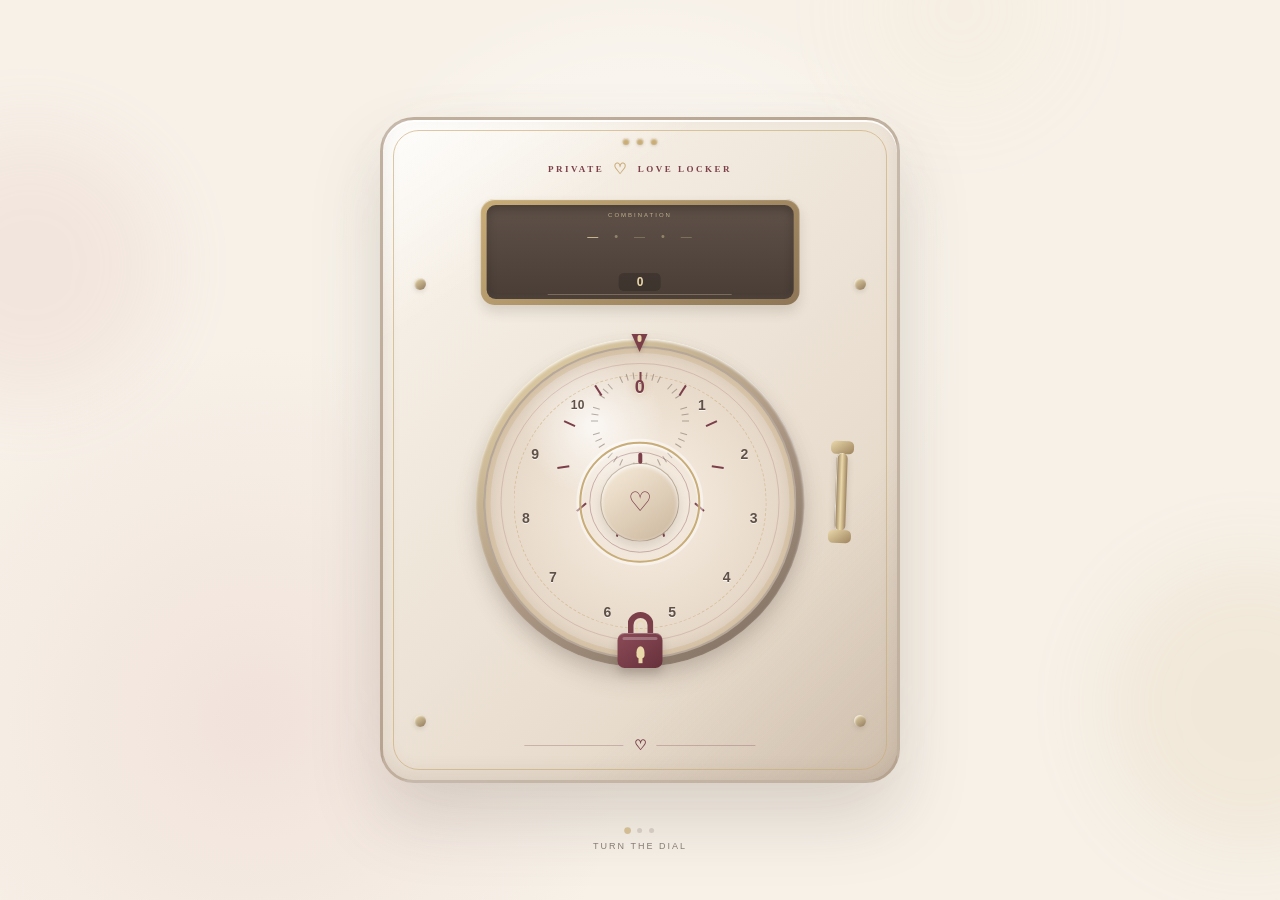
<file: index.html>
<!DOCTYPE html>
<html lang="en">
<head>
    <meta charset="UTF-8">
    <meta name="viewport" content="width=device-width, initial-scale=1.0">
    <meta name="theme-color" content="#f7f1e8">
    <title>Something Special ♡</title>
    <link rel="stylesheet" href="style.css">
</head>

<body>
    <main class="locker-page" id="lockerPage">

        <div class="ambient ambient-one"></div>
        <div class="ambient ambient-two"></div>
        <div class="ambient ambient-three"></div>

        <section class="safe" id="safe">

            <div class="safe-glow"></div>

            <div class="safe-frame">

                <div class="safe-top">
                    <span></span>
                    <span></span>
                    <span></span>
                </div>

                <div class="brand">
                    <span>PRIVATE</span>
                    <b>♡</b>
                    <span>LOVE LOCKER</span>
                </div>

                <div class="display">
                    <div class="display-frame">

                        <div class="display-screen">

                            <div class="display-label">
                                COMBINATION
                            </div>

                            <div class="sequence" id="sequence">
                                <span class="sequence-slot active">—</span>
                                <span class="sequence-dot">•</span>
                                <span class="sequence-slot">—</span>
                                <span class="sequence-dot">•</span>
                                <span class="sequence-slot">—</span>
                            </div>

                            <div class="rolling-number">
                                <div class="rolling-track" id="rollingTrack">
                                    <span>0</span>
                                    <span>1</span>
                                    <span>2</span>
                                    <span>3</span>
                                    <span>4</span>
                                    <span>5</span>
                                    <span>6</span>
                                    <span>7</span>
                                    <span>8</span>
                                    <span>9</span>
                                    <span>10</span>
                                </div>
                            </div>

                            <div class="display-line"></div>

                        </div>
                    </div>
                </div>

                <div class="dial-area">

                    <div class="dial-pointer">
                        <span></span>
                    </div>

                    <div class="dial-shadow"></div>

                    <div class="dial-outer">

                        <div class="dial" id="dial">

                            <div class="dial-face">

                                <div class="dial-ticks" id="dialTicks"></div>

                                <div class="dial-numbers" id="dialNumbers">

                                    <span data-number="0">0</span>
                                    <span data-number="1">1</span>
                                    <span data-number="2">2</span>
                                    <span data-number="3">3</span>
                                    <span data-number="4">4</span>
                                    <span data-number="5">5</span>
                                    <span data-number="6">6</span>
                                    <span data-number="7">7</span>
                                    <span data-number="8">8</span>
                                    <span data-number="9">9</span>
                                    <span data-number="10">10</span>

                                </div>

                                <div class="dial-center">

                                    <div class="center-ring outer"></div>
                                    <div class="center-ring middle"></div>

                                    <div class="center-cap">
                                        <span>♡</span>
                                    </div>

                                    <div class="center-mark"></div>

                                </div>

                            </div>

                        </div>

                    </div>

                </div>

                <div class="lock" id="lock">

                    <div class="shackle">
                        <span></span>
                    </div>

                    <div class="lock-body">
                        <div class="lock-highlight"></div>

                        <div class="keyhole">
                            <span></span>
                        </div>
                    </div>

                </div>

                <div class="handle" id="handle">
                    <div class="handle-cap top"></div>
                    <div class="handle-bar"></div>
                    <div class="handle-cap bottom"></div>
                </div>

                <div class="bolts">
                    <span></span>
                    <span></span>
                    <span></span>
                    <span></span>
                </div>

                <div class="bottom-detail">
                    <span></span>
                    <b>♡</b>
                    <span></span>
                </div>

                <div class="safe-door-light"></div>

            </div>

        </section>

        <div class="entry-status" id="entryStatus">

            <div class="status-dots">
                <span class="status-dot active"></span>
                <span class="status-dot"></span>
                <span class="status-dot"></span>
            </div>

            <span id="statusText">Turn the dial</span>

        </div>

        <div class="cinematic-light" id="cinematicLight"></div>

        <div class="particles" id="particles"></div>

    </main>

    <script src="locker.js"></script>
</body>
</html>
</file>
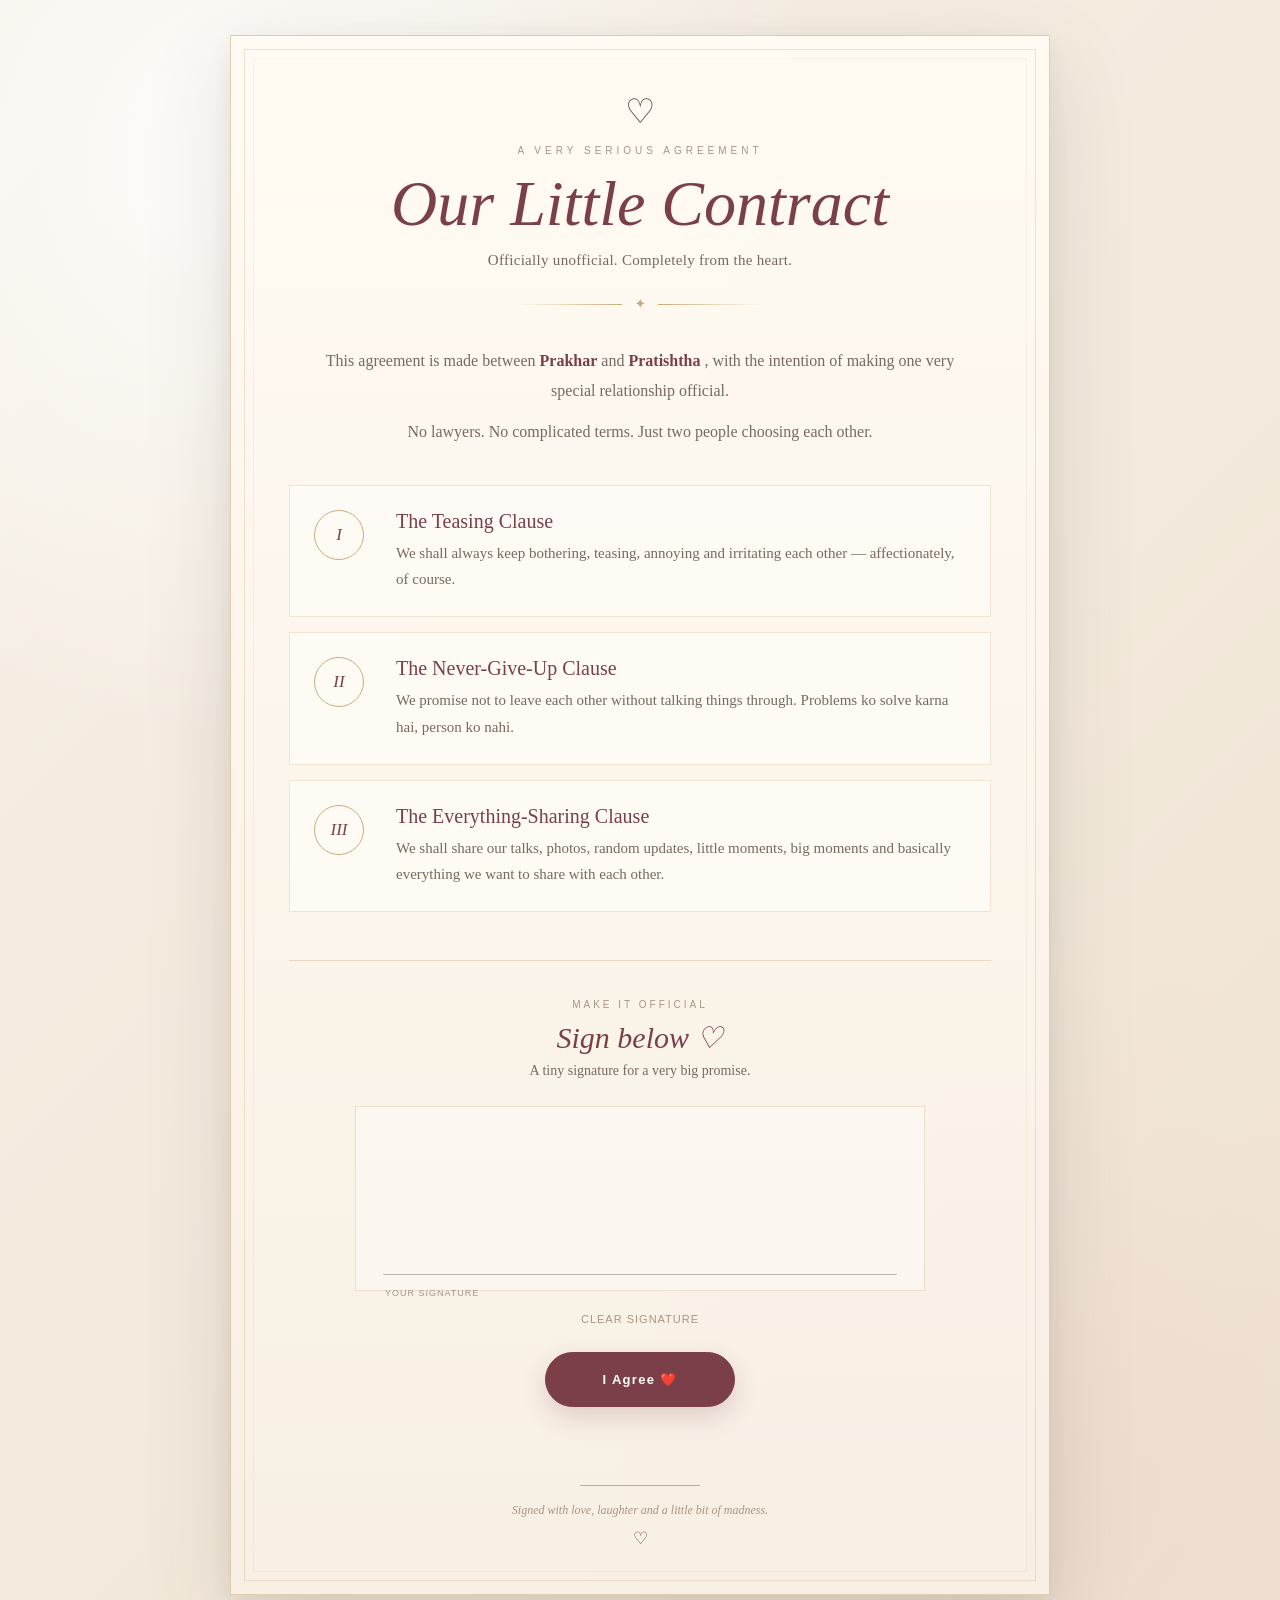
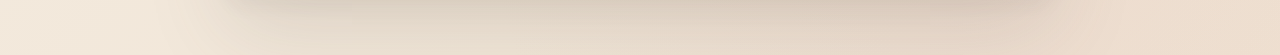
<file: contract.html>
<!DOCTYPE html>
<html lang="en">
<head>
    <meta charset="UTF-8">

    <meta
        name="viewport"
        content="width=device-width, initial-scale=1.0"
    >

    <meta
        name="theme-color"
        content="#f7f1e8"
    >

    <title>Our Little Contract ♡</title>

    <link
        rel="stylesheet"
        href="contract-style.css"
    >
</head>

<body>

    <main class="contract-page">

        <section class="contract-card">

            <div class="contract-header">

                <div class="contract-crown">
                    ♡
                </div>

                <p class="contract-eyebrow">
                    A Very Serious Agreement
                </p>

                <h1>
                    Our Little Contract
                </h1>

                <p class="contract-subtitle">
                    Officially unofficial. Completely from the heart.
                </p>

                <div class="gold-divider">
                    <span></span>
                    <b>✦</b>
                    <span></span>
                </div>

            </div>


            <section class="contract-intro">

                <p>
                    This agreement is made between
                    <strong>Prakhar</strong>
                    and
                    <strong>Pratishtha </strong>,
                    with the intention of making one very special
                    relationship official.
                </p>

                <p>
                    No lawyers. No complicated terms.
                    Just two people choosing each other.
                </p>

            </section>


            <section class="clauses">

                <article class="clause">

                    <div class="clause-number">
                        I
                    </div>

                    <div class="clause-content">

                        <h2>
                            The Teasing Clause
                        </h2>

                        <p>
                            We shall always keep bothering,
                            teasing, annoying and irritating
                            each other — affectionately, of course.
                        </p>

                    </div>

                </article>


                <article class="clause">

                    <div class="clause-number">
                        II
                    </div>

                    <div class="clause-content">

                        <h2>
                            The Never-Give-Up Clause
                        </h2>

                        <p>
                            We promise not to leave each other
                            without talking things through.
                            Problems ko solve karna hai,
                            person ko nahi.
                        </p>

                    </div>

                </article>


                <article class="clause">

                    <div class="clause-number">
                        III
                    </div>

                    <div class="clause-content">

                        <h2>
                            The Everything-Sharing Clause
                        </h2>

                        <p>
                            We shall share our talks, photos,
                            random updates, little moments,
                            big moments and basically
                            everything we want to share
                            with each other.
                        </p>

                    </div>

                </article>

            </section>


            <section class="signature-section">

                <div class="signature-heading">

                    <p class="signature-eyebrow">
                        Make It Official
                    </p>

                    <h2>
                        Sign below ♡
                    </h2>

                    <p>
                        A tiny signature for a very big promise.
                    </p>

                </div>


                <div class="signature-wrapper">

                    <canvas
                        id="signatureCanvas"
                        aria-label="Signature canvas"
                    ></canvas>

                    <div class="signature-line"></div>

                    <span class="signature-label">
                        Your signature
                    </span>

                </div>


                <button
                    type="button"
                    id="clearSignature"
                    class="clear-signature"
                >
                    Clear Signature
                </button>


                <button
                    type="button"
                    id="agreeButton"
                    class="agree-button"
                >
                    I Agree ❤️
                </button>

                <p
                    id="signatureHint"
                    class="signature-hint"
                    aria-live="polite"
                ></p>

            </section>


            <footer class="contract-footer">

                <div class="footer-line"></div>

                <p>
                    Signed with love, laughter and a little bit
                    of madness.
                </p>

                <span>
                    ♡
                </span>

            </footer>

        </section>

    </main>


    <div
        id="sealOverlay"
        class="seal-overlay"
        aria-hidden="true"
    >

        <div class="seal-content">

            <div
                id="waxSeal"
                class="wax-seal"
            >
                <span>♡</span>
            </div>

            <p class="seal-small">
                Officially Sealed
            </p>

            <h2>
                Contract Sealed ♡
            </h2>

            <p class="seal-message">
                It's official.
                You're stuck with me now.
            </p>

            <button
                type="button"
                id="downloadContract"
                class="download-button"
            >
                Download Our Contract
            </button>

        </div>

    </div>


    <script
        src="contract.js"
        defer
    ></script>

</body>
</html>
</file>
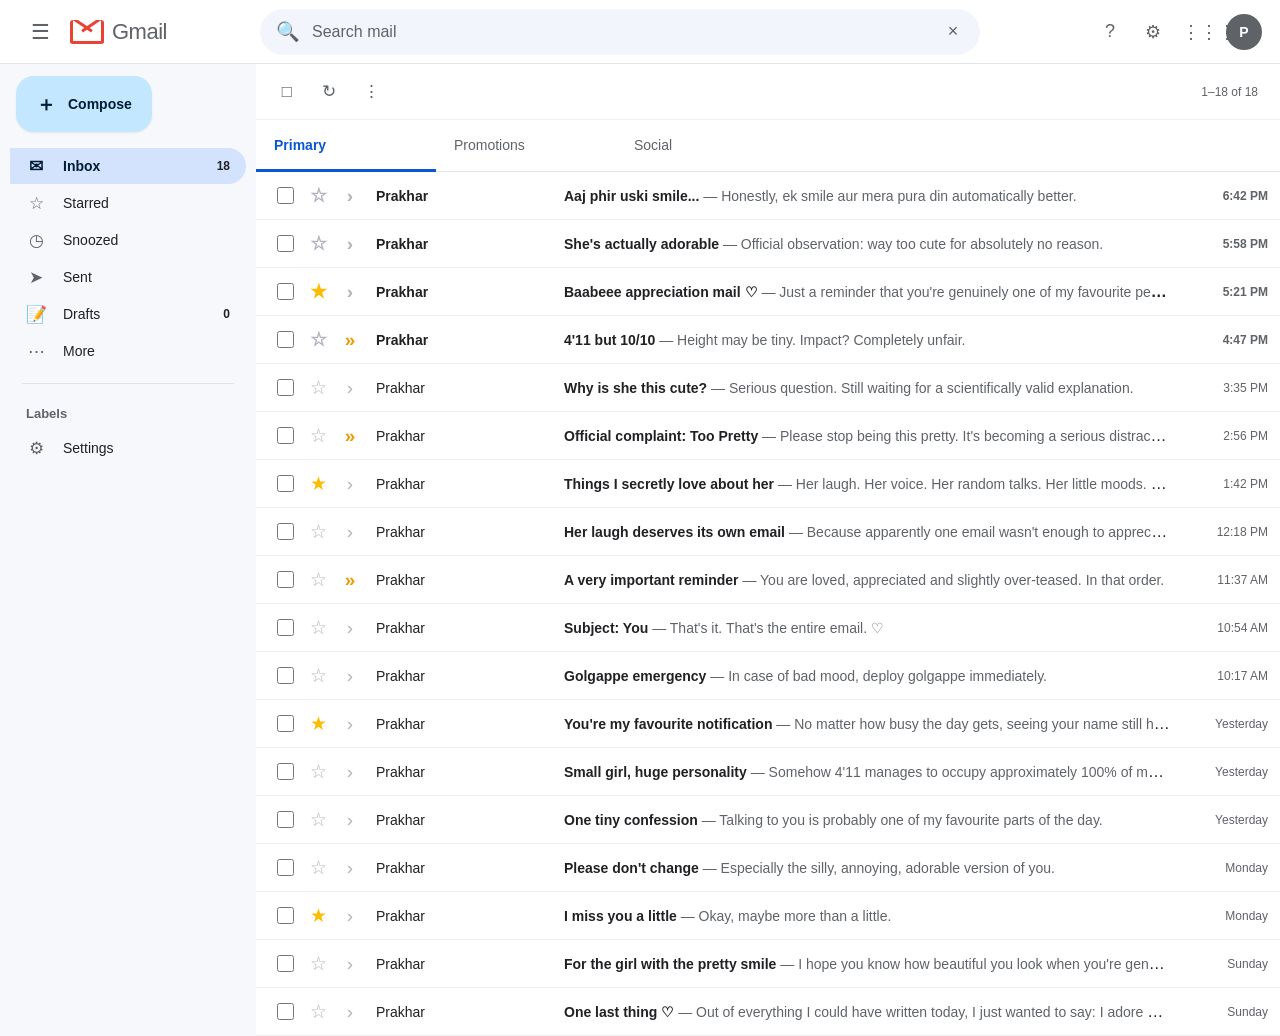
<file: gmail.html>
<!DOCTYPE html>
<html lang="en">

<head>

    <meta charset="UTF-8">

    <meta
        name="viewport"
        content="width=device-width, initial-scale=1.0"
    >

    <meta
        name="theme-color"
        content="#f6f8fc"
    >

    <meta
        name="description"
        content="Gmail"
    >

    <title>Gmail</title>

    <link
        rel="stylesheet"
        href="gmail-style.css"
    >

</head>


<body>


<!-- =====================================================
     HEADER
     ===================================================== -->

<header class="gmail-header">

    <button
        class="menu-button"
        id="menuButton"
        type="button"
        aria-label="Main menu"
    >
        ☰
    </button>


    <div class="gmail-logo">

        <span class="gmail-logo-mark"></span>

        <span>Gmail</span>

    </div>


    <div class="gmail-search">

        <span class="search-icon">
            🔍
        </span>

        <input
            id="mailSearch"
            type="search"
            placeholder="Search mail"
            autocomplete="off"
            aria-label="Search mail"
        >

        <button
            id="clearSearch"
            class="clear-search"
            type="button"
            aria-label="Clear search"
        >
            ×
        </button>

    </div>


    <div class="header-actions">

        <button
            class="header-action"
            type="button"
            aria-label="Help"
        >
            ?
        </button>

        <button
            class="header-action"
            type="button"
            aria-label="Settings"
        >
            ⚙
        </button>

        <button
            class="header-action"
            type="button"
            aria-label="Google apps"
        >
            ⋮⋮⋮
        </button>

        <button
            class="profile-button"
            type="button"
            aria-label="Account"
        >
            P
        </button>

    </div>

</header>



<!-- =====================================================
     SIDEBAR
     ===================================================== -->

<aside
    class="gmail-sidebar"
    id="gmailSidebar"
>


    <button
        class="compose-button"
        id="composeButton"
        type="button"
    >

        <span class="compose-icon">
            ＋
        </span>

        <span>
            Compose
        </span>

    </button>



    <button
        class="sidebar-item active"
        type="button"
    >

        <span class="sidebar-icon">
            ✉
        </span>

        <span class="sidebar-label">
            Inbox
        </span>

        <span
            class="sidebar-count"
            id="inboxCount"
        >
            18
        </span>

    </button>



    <button
        class="sidebar-item"
        type="button"
    >

        <span class="sidebar-icon">
            ☆
        </span>

        <span class="sidebar-label">
            Starred
        </span>

    </button>



    <button
        class="sidebar-item"
        type="button"
    >

        <span class="sidebar-icon">
            ◷
        </span>

        <span class="sidebar-label">
            Snoozed
        </span>

    </button>



    <button
        class="sidebar-item"
        type="button"
    >

        <span class="sidebar-icon">
            ➤
        </span>

        <span class="sidebar-label">
            Sent
        </span>

    </button>



    <button
        class="sidebar-item"
        type="button"
    >

        <span class="sidebar-icon">
            📝
        </span>

        <span class="sidebar-label">
            Drafts
        </span>

        <span
            class="sidebar-count"
            id="draftCount"
        >
            0
        </span>

    </button>



    <button
        class="sidebar-item"
        type="button"
    >

        <span class="sidebar-icon">
            ⋯
        </span>

        <span class="sidebar-label">
            More
        </span>

    </button>



    <div class="sidebar-divider"></div>


    <div class="sidebar-heading">
        Labels
    </div>



    <button
        class="sidebar-item"
        type="button"
    >

        <span class="sidebar-icon">
            ⚙
        </span>

        <span class="sidebar-label">
            Settings
        </span>

    </button>


</aside>



<!-- =====================================================
     MAIN
     ===================================================== -->

<main class="gmail-main">


    <!-- TOOLBAR -->

    <div class="mail-toolbar">


        <button
            id="selectAll"
            class="toolbar-button"
            type="button"
            aria-label="Select all"
        >
            □
        </button>



        <button
            id="refreshMail"
            class="toolbar-button"
            type="button"
            aria-label="Refresh"
        >
            ↻
        </button>



        <button
            class="toolbar-button"
            type="button"
            aria-label="More"
        >
            ⋮
        </button>



        <span
            class="mail-range"
            aria-live="polite"
        >
            1–18 of 18
        </span>


    </div>



    <!-- CATEGORY TABS -->

    <div class="category-tabs">


        <button
            class="category-tab active"
            type="button"
        >
            Primary
        </button>


        <button
            class="category-tab"
            type="button"
        >
            Promotions
        </button>


        <button
            class="category-tab"
            type="button"
        >
            Social
        </button>


    </div>



    <!-- MAIL LIST -->

    <section
        class="mail-list"
        id="mailList"
        aria-label="Inbox"
    >
    </section>



    <!-- NO RESULTS -->

    <div
        id="noResults"
        hidden
    >

        <strong>
            No messages found
        </strong>

        <span>
            Try different search terms.
        </span>

    </div>


</main>
<!-- =====================================================
     MAIL READER MODAL
     ===================================================== -->

<div
    class="mail-overlay"
    id="mailOverlay"
    hidden
>


    <article
        class="mail-modal"
        role="dialog"
        aria-modal="true"
        aria-labelledby="modalSubject"
    >


        <header class="mail-modal-header">


            <h2 id="modalSubject">
                Message
            </h2>


            <button
                class="modal-close"
                id="closeMail"
                type="button"
                aria-label="Close message"
            >
                ×
            </button>


        </header>



        <div
            class="mail-modal-body"
            id="modalBody"
        >
        </div>



        <div class="modal-toolbar">


            <button
                class="modal-tool"
                type="button"
                aria-label="Reply"
                title="Reply"
            >
                ↩
            </button>


            <button
                class="modal-tool"
                type="button"
                aria-label="Archive"
                title="Archive"
            >
                🗄
            </button>


            <button
                class="modal-tool"
                type="button"
                aria-label="Delete"
                title="Delete"
            >
                🗑
            </button>


            <button
                class="modal-tool"
                type="button"
                aria-label="More"
                title="More"
            >
                ⋮
            </button>


        </div>


    </article>

</div>



<!-- =====================================================
     TOAST
     ===================================================== -->

<div
    id="toast"
    role="status"
    aria-live="polite"
>
</div>
<!-- =====================================================
     JAVASCRIPT
     ===================================================== -->

<script
    src="gmail.js"
    defer
></script>


</body>

</html>
</file>
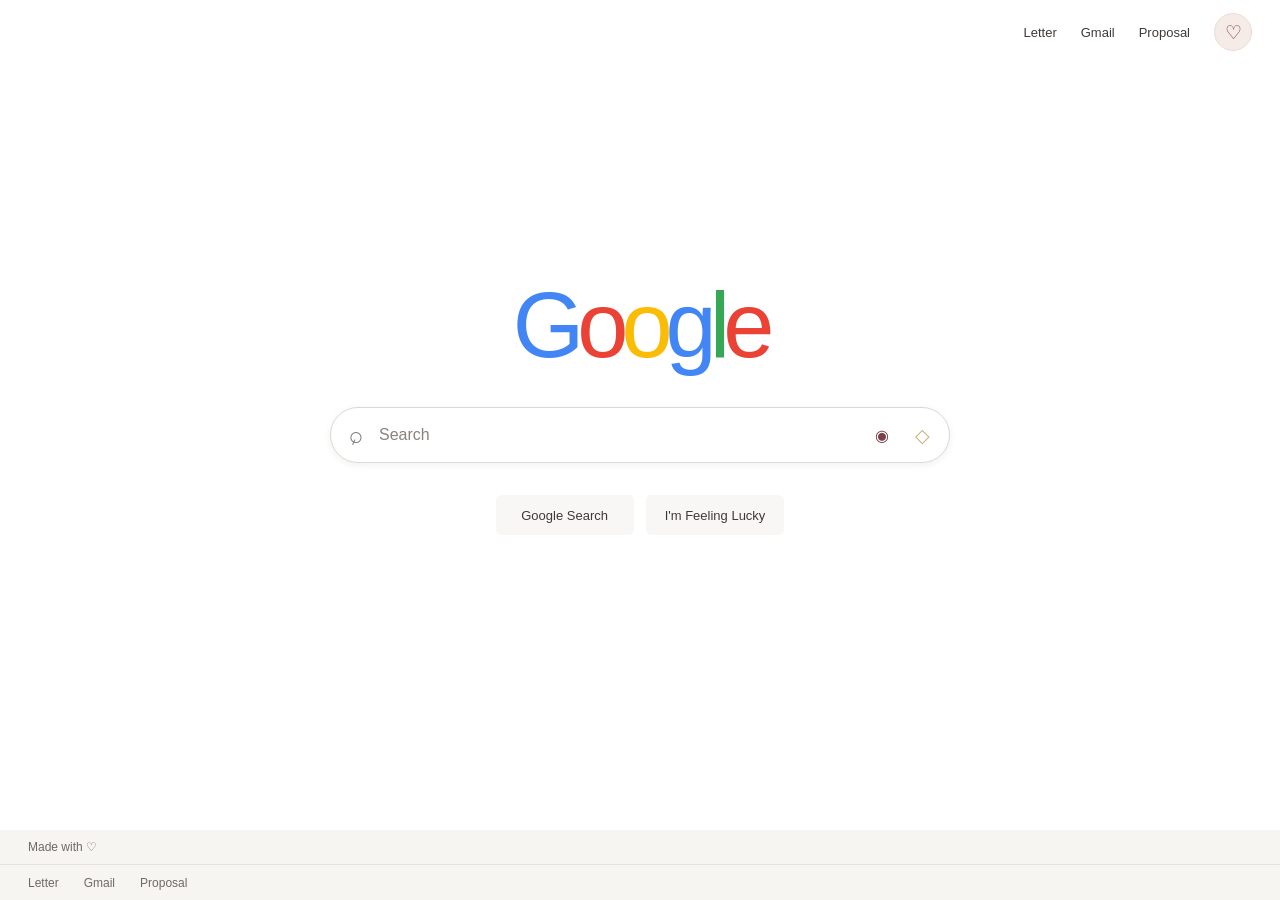
<file: home.html>
<!DOCTYPE html>
<html lang="en">
<head>
    <meta charset="UTF-8">
    <meta name="viewport" content="width=device-width, initial-scale=1.0">
    <meta name="theme-color" content="#ffffff">
    <title>Google</title>
    <link rel="stylesheet" href="home-style.css">
</head>

<body>

<header class="top-bar">
    <nav class="top-nav">
        <a href="letter.html">Letter</a>
        <a href="gmail.html">Gmail</a>
        <a href="proposal.html">Proposal</a>
        <button class="profile-button" aria-label="Profile">♡</button>
    </nav>
</header>

<main class="google-home">

    <section class="google-center" id="googleCenter">

        <div class="google-logo" aria-label="Google">
            <span class="logo-blue">G</span><span class="logo-red">o</span><span class="logo-yellow">o</span><span class="logo-blue">g</span><span class="logo-green">l</span><span class="logo-red">e</span>
        </div>

        <div class="search-area">

            <div class="google-search-box" id="googleSearchBox">

                <span class="search-icon">⌕</span>

                <input
                    type="text"
                    id="searchInput"
                    placeholder="Search"
                    autocomplete="off"
                    spellcheck="false"
                >

                <button
                    class="clear-button"
                    id="clearSearch"
                    aria-label="Clear search"
                >
                    ×
                </button>

                <button
                    class="mic-button"
                    id="micButton"
                    aria-label="Voice search"
                >
                    ◉
                </button>

                <button
                    class="lens-button"
                    id="lensButton"
                    aria-label="Search"
                >
                    ◇
                </button>

            </div>

            <div
                class="search-suggestions"
                id="searchSuggestions"
            ></div>

            <div class="google-buttons">

                <button id="searchButton">
                    Google Search
                </button>

                <button id="luckyButton">
                    I'm Feeling Lucky
                </button>

            </div>

        </div>

    </section>

    <section
        class="results-page"
        id="resultsPage"
        hidden
    >

        <div class="results-header">

            <div class="results-logo">
                <span class="logo-blue">G</span><span class="logo-red">o</span><span class="logo-yellow">o</span><span class="logo-blue">g</span><span class="logo-green">l</span><span class="logo-red">e</span>
            </div>

            <div class="results-search">

                <div class="results-search-box">

                    <span class="search-icon">⌕</span>

                    <input
                        type="text"
                        id="resultsInput"
                        autocomplete="off"
                    >

                    <button
                        id="resultsClear"
                        class="clear-button"
                        aria-label="Clear"
                    >
                        ×
                    </button>

                    <button
                        id="resultsMic"
                        class="mic-button"
                        aria-label="Voice search"
                    >
                        ◉
                    </button>

                    <button
                        id="resultsLens"
                        class="lens-button"
                        aria-label="Search"
                    >
                        ◇
                    </button>

                </div>

            </div>

        </div>

        <div class="results-nav">
            <span class="active">All</span>
            <span>Images</span>
            <span>Videos</span>
            <span>More</span>
        </div>

        <div class="results-content">

            <div class="result-count" id="resultCount"></div>

            <div id="resultsContainer"></div>

        </div>

    </section>

</main>

<footer class="google-footer">

    <div class="footer-country">
        Made with ♡
    </div>

    <div class="footer-links">
        <a href="letter.html">Letter</a>
        <a href="gmail.html">Gmail</a>
        <a href="proposal.html">Proposal</a>
    </div>

</footer>

<script src="search.js"></script>

</body>
</html>
</file>
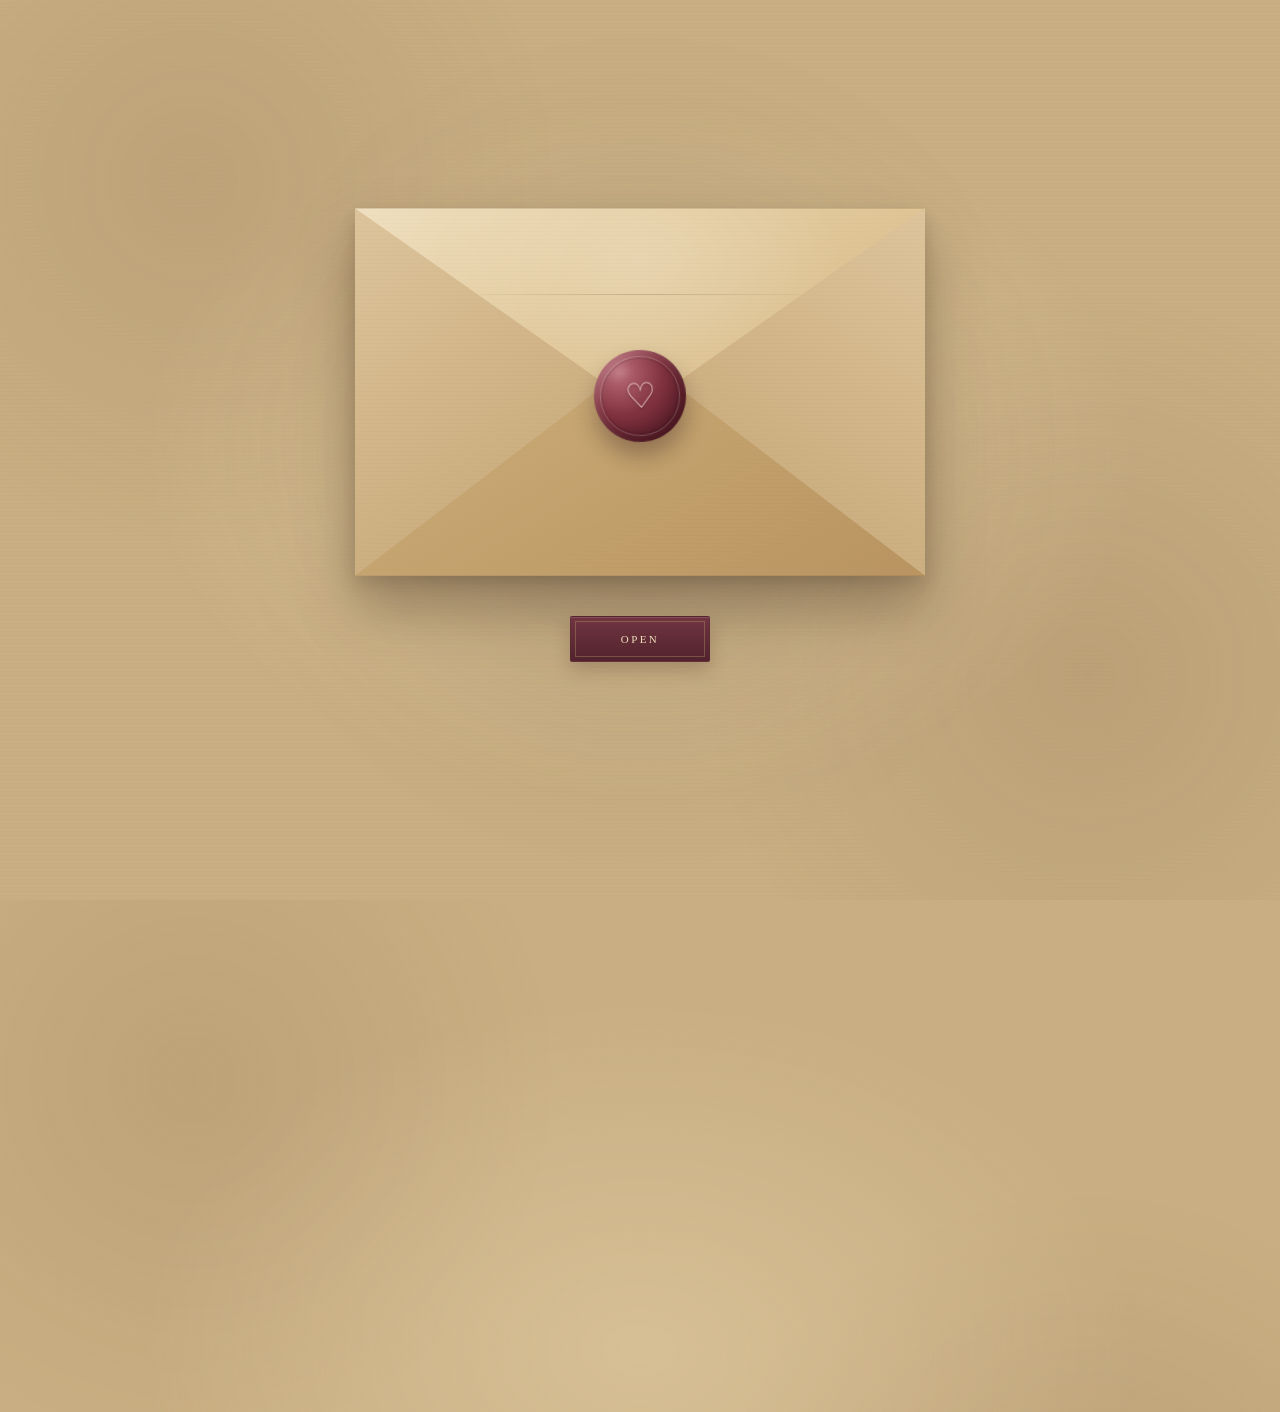
<file: letter.html>
<!DOCTYPE html>
<html lang="en">
<head>
    <meta charset="UTF-8">
    <meta name="viewport" content="width=device-width, initial-scale=1.0">
    <meta name="theme-color" content="#f7f1e8">

    <title>A Letter For You ♡</title>

    <link rel="stylesheet" href="letter-style.css">
</head>

<body>

<main class="letter-page" id="letterPage">

    <div class="paper-shadow"></div>

    <!-- =========================
         ENVELOPE
    ========================== -->

    <section
        class="envelope-scene"
        id="envelopeScene"
        aria-label="Sealed letter"
    >

        <div class="envelope" id="envelope">

            <div class="envelope-back"></div>

            <div class="envelope-paper">
                <span>For my Bachhaaa ♡</span>
            </div>

            <div class="envelope-left"></div>
            <div class="envelope-right"></div>
            <div class="envelope-bottom"></div>

            <div
                class="envelope-top"
                id="envelopeTop"
            ></div>

            <button
                class="wax-seal"
                id="waxSeal"
                type="button"
                aria-label="Open sealed letter"
            >
                <span>♡</span>
            </button>

        </div>

        <button
            class="open-letter"
            id="openLetter"
            type="button"
        >
            Open
        </button>

    </section>


    <!-- =========================
         LETTER
    ========================== -->

    <section
        class="letter-paper"
        id="letterPaper"
        aria-hidden="true"
    >

        <div class="paper-border">

            <div class="corner-flourish top-left">❦</div>
            <div class="corner-flourish top-right">❦</div>
            <div class="corner-flourish bottom-left">❦</div>
            <div class="corner-flourish bottom-right">❦</div>


            <div class="letter-content">

                <div class="letter-heading">

                    <span class="heading-line"></span>

                    <span class="heading-heart">
                        ♡
                    </span>

                    <span class="heading-line"></span>

                </div>


                <h1>
                    My dearest Bachhaaa ♡
                </h1>


                <div class="letter-date">
                    A little piece of my heart
                </div>


                <div class="letter-body">

                    <p>
                        Pata hai baabeee, kabhi-kabhi main sochta hoon
                        ki kuchu puchhuu tumse...
                    </p>

                    <p>
                        “Tum itni pyaari kaise ho?”
                    </p>

                    <p>
                        Sach bolu toh mujhe khud nahi pata ki kab tum
                        itni important ban gayi. Tumhari hasi, tumhara
                        gussa, tumhari cuteness aur tumhara woh random
                        sa bakbak karna — sab kuch dheere-dheere mere
                        liye bahut special ho gaya.
                    </p>

                    <p>
                        Mujhe tumhari perfect version nahi chahiye.
                        Mujhe tum chahiye.
                    </p>

                    <p>
                        Haan, tum mujhe irritate karti ho, chidhati ho,
                        kabhi-kabhi pareshan bhi karti ho...
                        lekin pata nahi kyun, in sab cheezon ke bina
                        bhi kuch adhura sa lagta hai.
                    </p>

                    <p>
                        Agar mujhe ek baar phir chance mile tumhe
                        choose karne ka, toh shayad main phir se
                        tumhe hi choose karunga.
                    </p>

                    <p>
                        Bas ek cheez hamesha same rehni chahiye —
                        humare beech ki woh stupid si hasi,
                        random conversations, chhoti-chhoti fights,
                        manana, care aur “baabeee” wali feeling.
                        Main nahi chahta ki yeh kabhi purani ho.
                    </p>

                    <p>
                        Tum meri favourite notification ho...
                        favourite conversation ho...
                        aur honestly, meri favourite problem bhi. ♡
                    </p>

                    <p>
                        Kuchu puchhu?
                    </p>

                    <p>
                        Bas itna yaad rakhna, Bachhaaa—
                        Tum bahut special ho.
                        Bahut zyada.
                    </p>

                </div>


                <div class="letter-ending">

                    <span class="ending-line"></span>

                    <p class="signature-text">
                        With all my love,
                    </p>

                    <p class="signature">
                        Prakhar
                    </p>

                    <span class="ending-heart">
                        ♡
                    </span>

                </div>

            </div>

        </div>

    </section>

</main>


<script src="letter.js"></script>

</body>
</html>
</file>
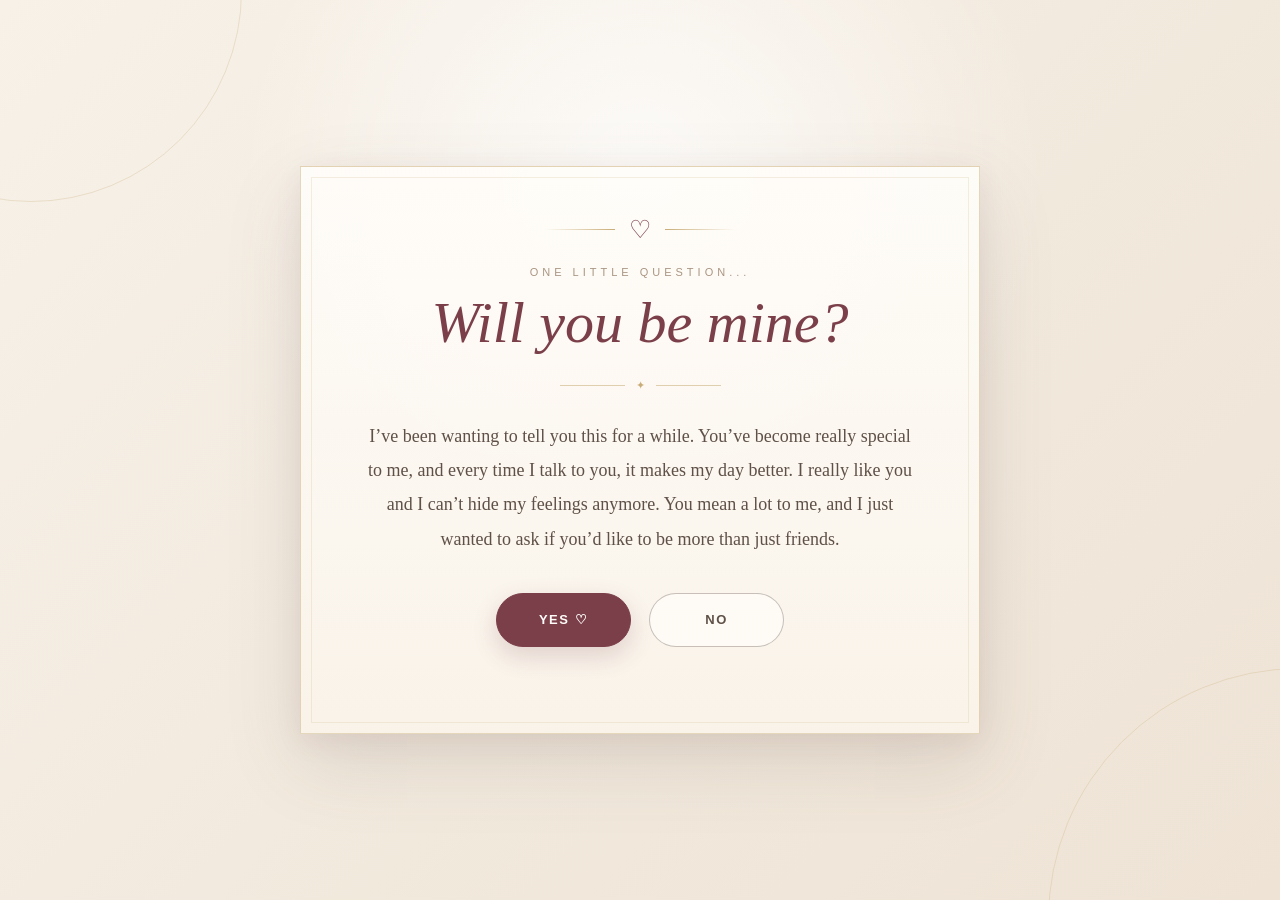
<file: proposal.html>
<!DOCTYPE html>
<html lang="en">
<head>
    <meta charset="UTF-8">

    <meta
        name="viewport"
        content="width=device-width, initial-scale=1.0"
    >

    <meta
        name="theme-color"
        content="#f7f1e8"
    >

    <title>One Question ♡</title>

    <link
        rel="stylesheet"
        href="proposal-style.css"
    >
</head>

<body>

    <main class="proposal-page">

        <section class="proposal-card">

            <div class="proposal-ornament">
                <span></span>
                <div>♡</div>
                <span></span>
            </div>

            <p class="proposal-eyebrow">
                One little question...
            </p>

            <h1>
                Will you be mine?
            </h1>

            <div class="proposal-divider">
                <span></span>
                <span>✦</span>
                <span></span>
            </div>

            <p class="proposal-text">
                I’ve been wanting to tell you this for a while. You’ve become really special to me, and every time I talk to you, it makes my day better. I really like you and I can’t hide my feelings anymore. You mean a lot to me, and I just wanted to ask if you’d like to be more than just friends.
            </p>

            <div class="proposal-actions">

                <button
                    type="button"
                    id="yesButton"
                    class="proposal-button yes-button"
                >
                    YES ♡
                </button>

                <button
                    type="button"
                    id="noButton"
                    class="proposal-button no-button"
                >
                    NO
                </button>

            </div>

            <p
                id="proposalHint"
                class="proposal-hint"
                aria-live="polite"
            ></p>

        </section>

    </main>

    <div
        id="contractTransition"
        class="contract-transition"
        aria-hidden="true"
    >
        <div class="transition-heart">♡</div>
        <p>Then let's make it official...</p>
    </div>

    <script src="proposal.js" defer></script>

</body>
</html>
</file>
<file: style.css>
* {
    box-sizing: border-box;
    margin: 0;
    padding: 0;
}

:root {
    --ivory: #f7f1e8;
    --cream: #eee3d4;
    --rose: #d9a7a7;
    --burgundy: #7b3f4a;
    --gold: #c9ad78;
    --gold-light: #ead8aa;
    --taupe: #a99582;
    --brown: #5f5148;
    --deep-brown: #493d36;
}

html,
body {
    width: 100%;
    min-height: 100%;
    overflow: hidden;
}

body {
    font-family: Georgia, "Times New Roman", serif;
    background:
        radial-gradient(circle at 50% 35%, rgba(255, 255, 255, 0.9), transparent 38%),
        radial-gradient(circle at 20% 80%, rgba(217, 167, 167, 0.2), transparent 30%),
        var(--ivory);
    color: var(--brown);
}

button,
input {
    font: inherit;
}

.locker-page {
    position: relative;
    width: 100%;
    min-height: 100svh;
    display: flex;
    align-items: center;
    justify-content: center;
    isolation: isolate;
    overflow: hidden;
}

.ambient {
    position: absolute;
    border-radius: 50%;
    pointer-events: none;
    filter: blur(40px);
    opacity: 0.45;
    z-index: -2;
}

.ambient-one {
    width: 260px;
    height: 260px;
    left: -100px;
    top: 15%;
    background: rgba(217, 167, 167, 0.35);
    animation: ambientFloatOne 8s ease-in-out infinite;
}

.ambient-two {
    width: 300px;
    height: 300px;
    right: -120px;
    bottom: 5%;
    background: rgba(201, 173, 120, 0.28);
    animation: ambientFloatTwo 10s ease-in-out infinite;
}

.ambient-three {
    width: 180px;
    height: 180px;
    right: 18%;
    top: -80px;
    background: rgba(234, 216, 170, 0.25);
    filter: blur(50px);
}

.safe {
    position: relative;
    width: min(520px, 88vw);
    aspect-ratio: 0.78;
    display: flex;
    align-items: center;
    justify-content: center;
    animation: safeReveal 1.4s cubic-bezier(0.2, 0.75, 0.25, 1) both;
}

.safe-glow {
    position: absolute;
    inset: 7%;
    border-radius: 34px;
    background: rgba(201, 173, 120, 0.18);
    filter: blur(35px);
    z-index: -1;
}

.safe-frame {
    position: relative;
    width: 100%;
    height: 100%;
    overflow: hidden;
    border: 3px solid rgba(169, 149, 130, 0.65);
    border-radius: 34px;
    background:
        linear-gradient(145deg, rgba(255, 255, 255, 0.85), transparent 22%),
        linear-gradient(315deg, rgba(169, 149, 130, 0.2), transparent 28%),
        linear-gradient(135deg, #faf5ed, #e7dbcc 72%, #d7c7b5);
    box-shadow:
        0 35px 70px rgba(95, 81, 72, 0.2),
        inset 0 2px 0 rgba(255, 255, 255, 0.9),
        inset 0 -8px 18px rgba(95, 81, 72, 0.1);
}

.safe-frame::before {
    content: "";
    position: absolute;
    inset: 10px;
    border: 1px solid rgba(201, 173, 120, 0.65);
    border-radius: 26px;
    pointer-events: none;
}

.safe-frame::after {
    content: "";
    position: absolute;
    width: 150%;
    height: 20%;
    top: 0;
    left: -130%;
    transform: rotate(-28deg);
    background: linear-gradient(
        90deg,
        transparent,
        rgba(255, 255, 255, 0.4),
        transparent
    );
    pointer-events: none;
    animation: metalSweep 5s ease-in-out 1.2s infinite;
}

.safe-top {
    position: absolute;
    top: 18px;
    left: 50%;
    transform: translateX(-50%);
    display: flex;
    gap: 7px;
}

.safe-top span {
    width: 7px;
    height: 7px;
    border-radius: 50%;
    background: var(--gold);
    box-shadow:
        inset 0 1px 2px rgba(255, 255, 255, 0.8),
        0 1px 3px rgba(95, 81, 72, 0.2);
}

.brand {
    position: absolute;
    top: 42px;
    left: 50%;
    transform: translateX(-50%);
    display: flex;
    align-items: center;
    gap: 9px;
    white-space: nowrap;
    color: var(--burgundy);
    font-size: 9px;
    letter-spacing: 2.5px;
    font-weight: 700;
}

.brand b {
    color: var(--gold);
    font-size: 15px;
    line-height: 1;
}

.display {
    position: absolute;
    width: 62%;
    height: 16%;
    top: 12%;
    left: 50%;
    transform: translateX(-50%);
}

.display-frame {
    width: 100%;
    height: 100%;
    padding: 6px;
    border-radius: 14px;
    background: linear-gradient(145deg, #c9ad78, #8d7556);
    box-shadow:
        inset 0 1px 1px rgba(255, 255, 255, 0.8),
        0 7px 12px rgba(95, 81, 72, 0.18);
}

.display-screen {
    position: relative;
    width: 100%;
    height: 100%;
    overflow: hidden;
    border-radius: 9px;
    background:
        linear-gradient(180deg, #5f5148, #493d36);
    box-shadow:
        inset 0 4px 10px rgba(0, 0, 0, 0.25),
        inset 0 -2px 5px rgba(255, 255, 255, 0.06);
    color: var(--gold-light);
}

.display-label {
    position: absolute;
    top: 7px;
    left: 50%;
    transform: translateX(-50%);
    font-family: Arial, sans-serif;
    font-size: 6px;
    letter-spacing: 2px;
    opacity: 0.7;
}

.sequence {
    position: absolute;
    top: 27%;
    left: 50%;
    transform: translateX(-50%);
    display: flex;
    align-items: center;
    gap: 7px;
    font-family: Arial, sans-serif;
    font-size: 11px;
    letter-spacing: 1px;
}

.sequence-slot {
    min-width: 28px;
    text-align: center;
    opacity: 0.35;
    transition:
        color 0.3s ease,
        opacity 0.3s ease,
        transform 0.3s ease;
}

.sequence-slot.active {
    color: var(--gold-light);
    opacity: 1;
}

.sequence-slot.filled {
    color: #f2dca9;
    opacity: 1;
    transform: scale(1.05);
}

.sequence-dot {
    opacity: 0.4;
}

.rolling-number {
    position: absolute;
    left: 50%;
    bottom: 8px;
    transform: translateX(-50%);
    width: 42px;
    height: 18px;
    overflow: hidden;
    border-radius: 5px;
    background: rgba(0, 0, 0, 0.18);
    text-align: center;
    font-family: Arial, sans-serif;
    font-size: 12px;
    font-weight: 700;
    line-height: 18px;
}

.rolling-track {
    width: 100%;
    transition: transform 0.2s cubic-bezier(0.2, 0.8, 0.2, 1);
}

.rolling-track span {
    display: block;
    width: 100%;
    height: 18px;
    line-height: 18px;
}

.display-line {
    position: absolute;
    left: 20%;
    right: 20%;
    bottom: 4px;
    height: 1px;
    background: rgba(234, 216, 170, 0.3);
}

.dial-area {
    position: absolute;
    width: 64%;
    aspect-ratio: 1;
    left: 50%;
    top: 33%;
    transform: translateX(-50%);
    display: flex;
    align-items: center;
    justify-content: center;
    touch-action: none;
}

.dial-pointer {
    position: absolute;
    top: -4px;
    left: 50%;
    transform: translateX(-50%);
    width: 0;
    height: 0;
    border-left: 8px solid transparent;
    border-right: 8px solid transparent;
    border-top: 18px solid var(--burgundy);
    z-index: 10;
    filter: drop-shadow(0 2px 2px rgba(95, 81, 72, 0.25));
}

.dial-pointer span {
    position: absolute;
    width: 4px;
    height: 7px;
    top: -17px;
    left: -2px;
    border-radius: 3px;
    background: var(--gold-light);
}

.dial-shadow {
    position: absolute;
    inset: 2%;
    border-radius: 50%;
    background: rgba(95, 81, 72, 0.22);
    filter: blur(9px);
    transform: translateY(7px);
}

.dial-outer {
    position: relative;
    width: 100%;
    height: 100%;
    padding: 8px;
    border-radius: 50%;
    background:
        linear-gradient(145deg, #ead8aa, #a99582 55%, #7b6b5e);
    box-shadow:
        0 13px 22px rgba(95, 81, 72, 0.2),
        inset 0 2px 3px rgba(255, 255, 255, 0.85);
}

.dial {
    position: relative;
    width: 100%;
    height: 100%;
    border-radius: 50%;
    cursor: grab;
    user-select: none;
    -webkit-user-select: none;
    touch-action: none;
}

.dial:active {
    cursor: grabbing;
}

.dial-face {
    position: relative;
    width: 100%;
    height: 100%;
    border-radius: 50%;
    overflow: hidden;
    background:
        radial-gradient(circle at 35% 25%, rgba(255, 255, 255, 0.75), transparent 23%),
        radial-gradient(circle, #f8f0e5 0%, #e5d6c5 70%, #c5b09b 100%);
    border: 2px solid rgba(95, 81, 72, 0.35);
    box-shadow:
        inset 0 0 0 5px rgba(201, 173, 120, 0.3),
        inset 0 0 18px rgba(95, 81, 72, 0.2);
}

.dial-face::before {
    content: "";
    position: absolute;
    inset: 5%;
    border-radius: 50%;
    border: 1px solid rgba(123, 63, 74, 0.18);
}

.dial-face::after {
    content: "";
    position: absolute;
    inset: 9%;
    border-radius: 50%;
    border: 1px dashed rgba(201, 173, 120, 0.55);
}

.dial-ticks {
    position: absolute;
    inset: 6%;
    border-radius: 50%;
    z-index: 1;
}

.tick {
    position: absolute;
    left: 50%;
    top: 2%;
    width: 1px;
    height: 7px;
    transform-origin: 50% calc(700% + 0px);
    background: rgba(95, 81, 72, 0.45);
}

.tick.major {
    width: 2px;
    height: 12px;
    background: var(--burgundy);
}

.dial-numbers {
    position: absolute;
    inset: 0;
    border-radius: 50%;
    z-index: 3;
    transition: transform 0.18s cubic-bezier(0.2, 0.8, 0.2, 1);
}

.dial-numbers span {
    position: absolute;
    left: 50%;
    top: 50%;
    width: 42px;
    height: 30px;
    margin-left: -21px;
    margin-top: -15px;
    display: flex;
    align-items: center;
    justify-content: center;
    transform:
        rotate(var(--angle))
        translateY(-115px)
        rotate(calc(var(--angle) * -1));
    color: var(--brown);
    font-family: Arial, sans-serif;
    font-size: 14px;
    font-weight: 700;
    letter-spacing: 0.5px;
    text-shadow: 0 1px rgba(255, 255, 255, 0.7);
    transition:
        color 0.2s ease,
        transform 0.2s ease,
        text-shadow 0.2s ease;
}

.dial-numbers span[data-number="10"] {
    font-size: 12px;
}

.dial-numbers span.selected {
    color: var(--burgundy);
    font-size: 18px;
    font-weight: 800;
    text-shadow:
        0 0 8px rgba(201, 173, 120, 0.8),
        0 1px rgba(255, 255, 255, 0.9);
}

.dial-numbers span[data-number="10"].selected {
    font-size: 15px;
}

.dial-center {
    position: absolute;
    width: 39%;
    aspect-ratio: 1;
    left: 50%;
    top: 50%;
    transform: translate(-50%, -50%);
    z-index: 5;
    display: flex;
    align-items: center;
    justify-content: center;
}

.center-ring {
    position: absolute;
    border-radius: 50%;
}

.center-ring.outer {
    inset: 0;
    border: 2px solid var(--gold);
    box-shadow:
        0 0 0 3px rgba(255, 255, 255, 0.45),
        inset 0 2px 3px rgba(255, 255, 255, 0.8);
}

.center-ring.middle {
    inset: 8%;
    border: 1px solid rgba(123, 63, 74, 0.35);
}

.center-cap {
    position: absolute;
    inset: 17%;
    border-radius: 50%;
    display: flex;
    align-items: center;
    justify-content: center;
    background: linear-gradient(145deg, #f7ecda, #cbb69d);
    border: 1px solid rgba(95, 81, 72, 0.3);
    box-shadow:
        inset 0 2px 4px rgba(255, 255, 255, 0.8),
        0 5px 10px rgba(95, 81, 72, 0.16);
}

.center-cap span {
    color: var(--burgundy);
    font-size: 27px;
}

.center-mark {
    position: absolute;
    width: 4px;
    height: 11px;
    top: 9%;
    left: 50%;
    transform: translateX(-50%);
    border-radius: 3px;
    background: var(--burgundy);
}

.lock {
    position: absolute;
    left: 50%;
    bottom: 17%;
    transform: translateX(-50%);
    width: 45px;
    height: 56px;
    z-index: 7;
    transition:
        transform 0.45s ease,
        filter 0.45s ease;
}

.shackle {
    position: absolute;
    width: 26px;
    height: 28px;
    left: 50%;
    top: 0;
    transform: translateX(-50%);
    border: 6px solid var(--burgundy);
    border-bottom: 0;
    border-radius: 15px 15px 0 0;
}

.shackle span {
    position: absolute;
    inset: 2px;
    border-radius: 10px 10px 0 0;
    border: 2px solid rgba(234, 216, 170, 0.55);
    border-bottom: 0;
}

.lock-body {
    position: absolute;
    width: 45px;
    height: 35px;
    bottom: 0;
    border-radius: 7px;
    background: linear-gradient(145deg, #8c4b57, #66313c);
    box-shadow:
        0 6px 10px rgba(95, 81, 72, 0.25),
        inset 0 1px rgba(255, 255, 255, 0.25);
}

.lock-highlight {
    position: absolute;
    left: 5px;
    right: 5px;
    top: 4px;
    height: 3px;
    border-radius: 3px;
    background: rgba(255, 255, 255, 0.25);
}

.keyhole {
    position: absolute;
    left: 50%;
    top: 50%;
    width: 8px;
    height: 12px;
    transform: translate(-50%, -40%);
    background: var(--gold-light);
    border-radius: 50% 50% 3px 3px;
}

.keyhole span {
    position: absolute;
    left: 50%;
    bottom: -5px;
    width: 4px;
    height: 7px;
    transform: translateX(-50%);
    background: var(--gold-light);
}

.handle {
    position: absolute;
    right: 8%;
    top: 48%;
    width: 30px;
    height: 110px;
    z-index: 6;
    transform: rotate(2deg);
    transform-origin: center;
}

.handle-bar {
    position: absolute;
    width: 11px;
    height: 78px;
    left: 50%;
    top: 16px;
    transform: translateX(-50%);
    border-radius: 8px;
    background: linear-gradient(90deg, #8d7556, #ead8aa, #9d835f);
    box-shadow:
        0 3px 6px rgba(95, 81, 72, 0.22),
        inset 1px 0 rgba(255, 255, 255, 0.7);
}

.handle-cap {
    position: absolute;
    left: 50%;
    width: 23px;
    height: 13px;
    transform: translateX(-50%);
    border-radius: 5px;
    background: linear-gradient(145deg, #ead8aa, #9d835f);
}

.handle-cap.top {
    top: 4px;
}

.handle-cap.bottom {
    bottom: 4px;
}

.bolts {
    position: absolute;
    inset: 0;
    pointer-events: none;
}

.bolts span {
    position: absolute;
    width: 12px;
    height: 12px;
    border-radius: 50%;
    background: linear-gradient(145deg, #ead8aa, #8f795c);
    box-shadow:
        inset 1px 1px 2px rgba(255, 255, 255, 0.7),
        0 2px 4px rgba(95, 81, 72, 0.15);
}

.bolts span:nth-child(1) {
    top: 24%;
    left: 6%;
}

.bolts span:nth-child(2) {
    top: 24%;
    right: 6%;
}

.bolts span:nth-child(3) {
    bottom: 8%;
    left: 6%;
}

.bolts span:nth-child(4) {
    bottom: 8%;
    right: 6%;
}

.bottom-detail {
    position: absolute;
    bottom: 4%;
    left: 50%;
    transform: translateX(-50%);
    width: 45%;
    display: flex;
    align-items: center;
    gap: 10px;
}

.bottom-detail span {
    flex: 1;
    height: 1px;
    background: rgba(123, 63, 74, 0.28);
}

.bottom-detail b {
    color: var(--burgundy);
    font-size: 14px;
}

.safe-door-light {
    position: absolute;
    inset: 0;
    z-index: 20;
    pointer-events: none;
    opacity: 0;
    background:
        radial-gradient(
            circle at 50% 48%,
            rgba(255, 248, 222, 0.98),
            rgba(234, 216, 170, 0.75) 35%,
            rgba(255, 255, 255, 0) 72%
        );
}

.entry-status {
    position: absolute;
    bottom: 5.5%;
    left: 50%;
    transform: translateX(-50%);
    display: flex;
    flex-direction: column;
    align-items: center;
    gap: 8px;
    color: var(--brown);
    font-family: Arial, sans-serif;
    font-size: 9px;
    letter-spacing: 2px;
    text-transform: uppercase;
    opacity: 0.72;
}

.status-dots {
    display: flex;
    gap: 7px;
}

.status-dot {
    width: 5px;
    height: 5px;
    border-radius: 50%;
    background: rgba(95, 81, 72, 0.25);
    transition:
        background 0.3s ease,
        transform 0.3s ease;
}

.status-dot.active {
    background: var(--gold);
    transform: scale(1.35);
}

.status-dot.wrong {
    background: var(--burgundy);
    transform: scale(1.5);
}

.cinematic-light {
    position: fixed;
    inset: -20%;
    z-index: 50;
    pointer-events: none;
    opacity: 0;
    background:
        radial-gradient(
            circle,
            rgba(255, 250, 232, 0.98) 0%,
            rgba(234, 216, 170, 0.72) 22%,
            rgba(255, 255, 255, 0) 62%
        );
    transform: scale(0.1);
}

.cinematic-light.active {
    animation: cinematicExpand 1.8s cubic-bezier(0.2, 0.75, 0.2, 1) forwards;
}

.particles {
    position: fixed;
    inset: 0;
    z-index: 40;
    pointer-events: none;
    overflow: hidden;
}

.particle {
    position: absolute;
    width: 3px;
    height: 3px;
    border-radius: 50%;
    background: var(--gold-light);
    opacity: 0;
    box-shadow: 0 0 8px rgba(234, 216, 170, 0.9);
}

.particles.active .particle {
    animation: particleRise var(--duration) ease-out forwards;
}

.safe.unlocking .safe-frame {
    animation: unlockShake 0.55s ease;
}

.safe.unlocking .lock {
    transform:
        translateX(-50%)
        translateY(-3px)
        rotate(-3deg);
}

.safe.opening .safe-frame {
    animation: doorOpen 1.35s cubic-bezier(0.18, 0.8, 0.2, 1) forwards;
    transform-origin: center right;
}

.safe.opening .safe-door-light {
    animation: screenSweep 1.2s ease forwards;
}

@keyframes safeReveal {
    from {
        opacity: 0;
        transform: translateY(30px) scale(0.94);
    }

    to {
        opacity: 1;
        transform: translateY(0) scale(1);
    }
}

@keyframes metalSweep {
    0% {
        left: -130%;
    }

    30%,
    100% {
        left: 150%;
    }
}

@keyframes screenSweep {
    from {
        opacity: 0;
        transform: scale(0.7);
    }

    to {
        opacity: 1;
        transform: scale(1.5);
    }
}

@keyframes ambientFloatOne {
    0%,
    100% {
        transform: translate(0, 0);
    }

    50% {
        transform: translate(35px, -25px);
    }
}

@keyframes ambientFloatTwo {
    0%,
    100% {
        transform: translate(0, 0);
    }

    50% {
        transform: translate(-30px, -35px);
    }
}

@keyframes unlockShake {
    0%,
    100% {
        transform: translateX(0);
    }

    20% {
        transform: translateX(-4px);
    }

    40% {
        transform: translateX(5px);
    }

    60% {
        transform: translateX(-3px);
    }

    80% {
        transform: translateX(2px);
    }
}

@keyframes doorOpen {
    0% {
        transform: perspective(1000px) rotateY(0deg);
        opacity: 1;
    }

    100% {
        transform: perspective(1000px) rotateY(-105deg);
        opacity: 0.15;
    }
}

@keyframes cinematicExpand {
    0% {
        opacity: 0;
        transform: scale(0.1);
    }

    45% {
        opacity: 1;
    }

    100% {
        opacity: 1;
        transform: scale(2.2);
    }
}

@keyframes particleRise {
    0% {
        opacity: 0;
        transform: translate3d(0, 30px, 0) scale(0.5);
    }

    20% {
        opacity: 0.8;
    }

    100% {
        opacity: 0;
        transform:
            translate3d(var(--drift), -150px, 0)
            scale(1.1);
    }
}

@media (max-width: 600px) {

    .safe {
        width: min(430px, 91vw);
    }

    .dial-numbers span {
        transform:
            rotate(var(--angle))
            translateY(-102px)
            rotate(calc(var(--angle) * -1));
        font-size: 12px;
    }

    .dial-numbers span.selected {
        font-size: 16px;
    }

    .dial-numbers span[data-number="10"].selected {
        font-size: 13px;
    }

    .handle {
        right: 5%;
        transform: scale(0.82) rotate(2deg);
    }

    .brand {
        top: 39px;
        font-size: 7px;
        letter-spacing: 2px;
    }

    .entry-status {
        bottom: 3%;
    }
}

@media (max-width: 390px) {

    .safe {
        width: 94vw;
    }

    .dial-area {
        width: 66%;
        top: 34%;
    }

    .dial-numbers span {
        transform:
            rotate(var(--angle))
            translateY(-92px)
            rotate(calc(var(--angle) * -1));
        font-size: 11px;
    }

    .dial-numbers span.selected {
        font-size: 14px;
    }

    .dial-numbers span[data-number="10"].selected {
        font-size: 12px;
    }

    .display {
        width: 64%;
    }
}

@media (prefers-reduced-motion: reduce) {

    *,
    *::before,
    *::after {
        animation-duration: 0.01ms !important;
        animation-iteration-count: 1 !important;
        transition-duration: 0.01ms !important;
    }
}
</file>
<file: contract-style.css>
:root {
    --ivory: #f7f1e8;
    --paper: #fffaf2;
    --paper-deep: #efe2d2;
    --rose: #d9a7a7;
    --burgundy: #7b3f4a;
    --burgundy-dark: #5f3039;
    --gold: #c9ad78;
    --gold-light: #e3cfaa;
    --taupe: #a99582;
    --brown: #5f5148;
    --brown-soft: #78695f;
    --white: #fffdf9;
}

* {
    box-sizing: border-box;
    margin: 0;
    padding: 0;
}

html,
body {
    min-height: 100%;
    width: 100%;
}

body {
    background:
        radial-gradient(
            circle at 20% 10%,
            rgba(255, 255, 255, 0.8),
            transparent 32%
        ),
        radial-gradient(
            circle at 80% 90%,
            rgba(217, 167, 167, 0.13),
            transparent 30%
        ),
        linear-gradient(
            135deg,
            var(--ivory),
            var(--paper-deep)
        );

    color: var(--brown);

    font-family:
        Georgia,
        "Times New Roman",
        serif;

    overflow-x: hidden;
}

/* ========================================
   PAGE
======================================== */

.contract-page {
    min-height: 100vh;
    min-height: 100svh;

    display: flex;
    justify-content: center;

    padding: 35px 18px 60px;
}

/* ========================================
   CONTRACT CARD
======================================== */

.contract-card {
    width: min(820px, 100%);

    position: relative;

    padding: 55px 58px 45px;

    background:
        linear-gradient(
            rgba(255, 250, 242, 0.97),
            rgba(247, 239, 228, 0.97)
        );

    border: 1px solid rgba(201, 173, 120, 0.55);

    box-shadow:
        0 30px 80px rgba(95, 81, 72, 0.16),
        0 8px 25px rgba(95, 81, 72, 0.08);

    animation:
        contractReveal 1s cubic-bezier(.2, .8, .2, 1)
        both;
}

.contract-card::before {
    content: "";

    position: absolute;
    inset: 13px;

    border: 1px solid rgba(201, 173, 120, 0.3);

    pointer-events: none;
}

.contract-card::after {
    content: "";

    position: absolute;
    inset: 22px;

    border: 1px solid rgba(201, 173, 120, 0.12);

    pointer-events: none;
}

/* ========================================
   HEADER
======================================== */

.contract-header {
    position: relative;
    z-index: 2;

    text-align: center;
}

.contract-crown {
    color: var(--burgundy);

    font-size: 34px;

    margin-bottom: 14px;

    animation:
        heartPulse 2.5s ease-in-out infinite;
}

.contract-eyebrow {
    font-family:
        "Trebuchet MS",
        Arial,
        sans-serif;

    text-transform: uppercase;

    letter-spacing: 4px;

    font-size: 10px;

    color: var(--taupe);

    margin-bottom: 14px;
}

.contract-header h1 {
    color: var(--burgundy);

    font-size: clamp(39px, 7vw, 64px);

    line-height: 1.05;

    font-weight: 400;

    font-style: italic;
}

.contract-subtitle {
    margin-top: 15px;

    color: var(--brown-soft);

    font-size: 15px;

    letter-spacing: 0.3px;
}

.gold-divider {
    display: flex;

    align-items: center;
    justify-content: center;

    gap: 13px;

    margin: 28px auto 34px;
}

.gold-divider span {
    width: 105px;

    height: 1px;

    background:
        linear-gradient(
            to right,
            transparent,
            var(--gold)
        );
}

.gold-divider span:last-child {
    background:
        linear-gradient(
            to left,
            transparent,
            var(--gold)
        );
}

.gold-divider b {
    color: var(--gold);

    font-size: 12px;
}

/* ========================================
   INTRO
======================================== */

.contract-intro {
    position: relative;
    z-index: 2;

    max-width: 650px;

    margin: 0 auto 38px;

    text-align: center;

    color: var(--brown-soft);

    font-size: 16px;

    line-height: 1.85;
}

.contract-intro p + p {
    margin-top: 12px;
}

.contract-intro strong {
    color: var(--burgundy);

    font-weight: 600;
}

/* ========================================
   CLAUSES
======================================== */

.clauses {
    position: relative;
    z-index: 2;

    display: flex;
    flex-direction: column;

    gap: 15px;
}

.clause {
    display: grid;

    grid-template-columns: 62px 1fr;

    gap: 20px;

    padding: 24px 24px;

    background:
        rgba(255, 253, 249, 0.66);

    border: 1px solid rgba(201, 173, 120, 0.28);

    transition:
        transform 0.3s ease,
        box-shadow 0.3s ease,
        border-color 0.3s ease;
}

.clause:hover {
    transform: translateY(-2px);

    border-color:
        rgba(201, 173, 120, 0.55);

    box-shadow:
        0 10px 25px rgba(95, 81, 72, 0.08);
}

.clause-number {
    width: 50px;
    height: 50px;

    display: flex;
    align-items: center;
    justify-content: center;

    border: 1px solid var(--gold);

    border-radius: 50%;

    color: var(--burgundy);

    font-size: 17px;

    font-style: italic;
}

.clause-content h2 {
    color: var(--burgundy);

    font-size: 20px;

    font-weight: 500;

    margin-bottom: 7px;
}

.clause-content p {
    color: var(--brown-soft);

    font-size: 15px;

    line-height: 1.75;
}

/* ========================================
   SIGNATURE SECTION
======================================== */

.signature-section {
    position: relative;
    z-index: 2;

    margin-top: 48px;

    padding-top: 38px;

    border-top:
        1px solid rgba(201, 173, 120, 0.35);

    text-align: center;
}

.signature-eyebrow {
    font-family:
        "Trebuchet MS",
        Arial,
        sans-serif;

    text-transform: uppercase;

    letter-spacing: 3px;

    font-size: 10px;

    color: var(--taupe);

    margin-bottom: 10px;
}

.signature-heading h2 {
    color: var(--burgundy);

    font-size: 30px;

    font-weight: 400;

    font-style: italic;
}

.signature-heading > p:last-child {
    margin-top: 8px;

    color: var(--brown-soft);

    font-size: 14px;
}

/* ========================================
   SIGNATURE CANVAS
======================================== */

.signature-wrapper {
    width: min(570px, 100%);

    margin: 27px auto 0;

    position: relative;

    padding-bottom: 15px;
}

#signatureCanvas {
    display: block;

    width: 100%;
    height: 185px;

    background:
        linear-gradient(
            rgba(255, 253, 249, 0.45),
            rgba(255, 253, 249, 0.45)
        );

    border:
        1px solid rgba(201, 173, 120, 0.3);

    cursor: crosshair;

    touch-action: none;
}

.signature-line {
    position: absolute;

    left: 28px;
    right: 28px;
    bottom: 31px;

    height: 1px;

    background:
        rgba(95, 81, 72, 0.38);

    pointer-events: none;
}

.signature-label {
    position: absolute;

    left: 30px;
    bottom: 8px;

    font-family:
        "Trebuchet MS",
        Arial,
        sans-serif;

    font-size: 9px;

    letter-spacing: 1px;

    text-transform: uppercase;

    color: var(--taupe);
}

/* ========================================
   SIGNATURE BUTTONS
======================================== */

.clear-signature {
    border: none;

    background: transparent;

    color: var(--taupe);

    font-family:
        "Trebuchet MS",
        Arial,
        sans-serif;

    font-size: 11px;

    letter-spacing: 1px;

    text-transform: uppercase;

    cursor: pointer;

    padding: 7px 12px;

    transition:
        color 0.25s ease;
}

.clear-signature:hover {
    color: var(--burgundy);
}

.agree-button {
    display: block;

    margin: 20px auto 0;

    min-width: 190px;

    height: 55px;

    padding: 0 30px;

    border-radius: 999px;

    border: 1px solid var(--burgundy);

    background: var(--burgundy);

    color: var(--white);

    font-family:
        "Trebuchet MS",
        Arial,
        sans-serif;

    font-size: 13px;

    font-weight: 700;

    letter-spacing: 1.3px;

    cursor: pointer;

    box-shadow:
        0 10px 26px rgba(123, 63, 74, 0.2);

    transition:
        transform 0.3s ease,
        background 0.3s ease,
        box-shadow 0.3s ease;
}

.agree-button:hover {
    transform: translateY(-3px);

    background: var(--burgundy-dark);

    box-shadow:
        0 14px 30px rgba(123, 63, 74, 0.27);
}

.agree-button:active {
    transform: translateY(-1px) scale(0.98);
}

.agree-button:disabled {
    cursor: default;

    opacity: 0.7;

    transform: none;
}

.signature-hint {
    min-height: 20px;

    margin-top: 13px;

    color: var(--burgundy);

    font-family:
        "Trebuchet MS",
        Arial,
        sans-serif;

    font-size: 11px;

    opacity: 0;

    transition: opacity 0.25s ease;
}

.signature-hint.visible {
    opacity: 1;
}

/* ========================================
   FOOTER
======================================== */

.contract-footer {
    position: relative;
    z-index: 2;

    margin-top: 45px;

    text-align: center;
}

.footer-line {
    width: 120px;

    height: 1px;

    margin: 0 auto 17px;

    background: var(--gold);
}

.contract-footer p {
    color: var(--taupe);

    font-size: 12px;

    font-style: italic;
}

.contract-footer span {
    display: block;

    margin-top: 10px;

    color: var(--burgundy);

    font-size: 17px;
}

/* ========================================
   SEAL OVERLAY
======================================== */

.seal-overlay {
    position: fixed;
    inset: 0;

    z-index: 100;

    display: flex;
    align-items: center;
    justify-content: center;

    padding: 25px;

    background:
        rgba(59, 38, 36, 0.48);

    backdrop-filter: blur(7px);

    opacity: 0;
    visibility: hidden;

    transition:
        opacity 0.6s ease,
        visibility 0.6s ease;
}

.seal-overlay.active {
    opacity: 1;
    visibility: visible;
}

.seal-content {
    width: min(500px, 100%);

    padding: 50px 35px 40px;

    text-align: center;

    background:
        linear-gradient(
            145deg,
            #fffaf2,
            #efe2d2
        );

    border: 1px solid rgba(201, 173, 120, 0.6);

    box-shadow:
        0 35px 90px rgba(38, 23, 22, 0.28);

    transform:
        translateY(25px)
        scale(0.94);

    transition:
        transform 0.7s cubic-bezier(.2, .8, .2, 1);
}

.seal-overlay.active .seal-content {
    transform:
        translateY(0)
        scale(1);
}

/* ========================================
   WAX SEAL
======================================== */

.wax-seal {
    width: 112px;
    height: 112px;

    margin: 0 auto 25px;

    display: flex;
    align-items: center;
    justify-content: center;

    border-radius: 50%;

    background:
        radial-gradient(
            circle at 35% 28%,
            #a85b68,
            #7b3f4a 55%,
            #5d3039 100%
        );

    border:
        5px solid rgba(255, 255, 255, 0.1);

    box-shadow:
        inset 0 0 0 3px rgba(95, 48, 57, 0.35),
        inset 0 8px 15px rgba(255, 255, 255, 0.12),
        0 12px 28px rgba(95, 48, 57, 0.25);

    color: #e9c9a0;

    font-size: 39px;

    opacity: 0;

    transform:
        scale(0.35)
        rotate(-15deg);
}

.seal-overlay.active .wax-seal {
    animation:
        sealStamp 1s
        cubic-bezier(.2, .9, .3, 1.15)
        0.25s
        forwards;
}

.seal-small {
    color: var(--taupe);

    font-family:
        "Trebuchet MS",
        Arial,
        sans-serif;

    text-transform: uppercase;

    letter-spacing: 3px;

    font-size: 9px;
}

.seal-content h2 {
    margin-top: 10px;

    color: var(--burgundy);

    font-size: 39px;

    font-weight: 400;

    font-style: italic;
}

.seal-message {
    margin-top: 13px;

    color: var(--brown-soft);

    font-size: 15px;

    line-height: 1.6;
}

/* ========================================
   DOWNLOAD
======================================== */

.download-button {
    margin-top: 28px;

    min-height: 52px;

    padding: 0 27px;

    border-radius: 999px;

    border: 1px solid var(--burgundy);

    background: var(--burgundy);

    color: var(--white);

    font-family:
        "Trebuchet MS",
        Arial,
        sans-serif;

    font-size: 12px;

    font-weight: 700;

    letter-spacing: 1px;

    cursor: pointer;

    box-shadow:
        0 9px 23px rgba(123, 63, 74, 0.2);

    transition:
        transform 0.3s ease,
        background 0.3s ease;
}

.download-button:hover {
    transform: translateY(-2px);

    background: var(--burgundy-dark);
}

/* ========================================
   ANIMATIONS
======================================== */

@keyframes contractReveal {
    from {
        opacity: 0;

        transform:
            translateY(30px)
            scale(0.985);
    }

    to {
        opacity: 1;

        transform:
            translateY(0)
            scale(1);
    }
}

@keyframes heartPulse {
    0%,
    100% {
        transform: scale(1);
    }

    50% {
        transform: scale(1.12);
    }
}

@keyframes sealStamp {
    0% {
        opacity: 0;

        transform:
            scale(0.35)
            rotate(-15deg);
    }

    55% {
        opacity: 1;

        transform:
            scale(1.12)
            rotate(3deg);
    }

    75% {
        transform:
            scale(0.96)
            rotate(-1deg);
    }

    100% {
        opacity: 1;

        transform:
            scale(1)
            rotate(0);
    }
}

/* ========================================
   TABLET
======================================== */

@media (max-width: 700px) {
    .contract-page {
        padding: 22px 14px 40px;
    }

    .contract-card {
        padding: 45px 30px 38px;
    }

    .clause {
        grid-template-columns: 52px 1fr;

        gap: 15px;

        padding: 21px 18px;
    }

    .clause-number {
        width: 44px;
        height: 44px;
    }
}

/* ========================================
   MOBILE
======================================== */

@media (max-width: 480px) {
    .contract-page {
        padding: 12px 9px 30px;
    }

    .contract-card {
        padding: 38px 19px 32px;
    }

    .contract-card::before {
        inset: 8px;
    }

    .contract-card::after {
        inset: 15px;
    }

    .contract-eyebrow {
        letter-spacing: 2.5px;
    }

    .contract-header h1 {
        font-size: 39px;
    }

    .contract-subtitle {
        font-size: 13px;
    }

    .gold-divider {
        margin: 23px auto 27px;
    }

    .gold-divider span {
        width: 55px;
    }

    .contract-intro {
        font-size: 14px;

        line-height: 1.75;
    }

    .clause {
        grid-template-columns: 1fr;

        gap: 12px;

        padding: 20px 17px;
    }

    .clause-number {
        width: 39px;
        height: 39px;

        font-size: 14px;
    }

    .clause-content h2 {
        font-size: 18px;
    }

    .clause-content p {
        font-size: 14px;

        line-height: 1.7;
    }

    .signature-section {
        margin-top: 36px;

        padding-top: 30px;
    }

    .signature-heading h2 {
        font-size: 27px;
    }

    #signatureCanvas {
        height: 165px;
    }

    .signature-line {
        left: 18px;
        right: 18px;
    }

    .signature-label {
        left: 20px;
    }

    .agree-button {
        width: 100%;

        max-width: 230px;
    }

    .seal-content {
        padding: 42px 23px 32px;
    }

    .wax-seal {
        width: 96px;
        height: 96px;

        font-size: 34px;
    }

    .seal-content h2 {
        font-size: 32px;
    }

    .seal-message {
        font-size: 14px;
    }

    .download-button {
        width: 100%;
    }
}

/* ========================================
   REDUCED MOTION
======================================== */

@media (prefers-reduced-motion: reduce) {
    *,
    *::before,
    *::after {
        animation-duration: 0.01ms !important;
        animation-iteration-count: 1 !important;
        transition-duration: 0.01ms !important;
    }
}
</file>
<file: gmail-style.css>
/* =========================================================
   GMAIL — WORKING UI STYLES
   ========================================================= */

:root {
    --bg: #f6f8fc;
    --surface: #ffffff;
    --surface-soft: #f2f6fc;

    --border: #e0e3e7;
    --border-soft: #edf0f2;

    --text: #202124;
    --muted: #5f6368;
    --muted-light: #80868b;

    --blue: #0b57d0;
    --blue-soft: #d3e3fd;
    --blue-hover: #e8f0fe;

    --red: #ea4335;
    --yellow: #fbbc04;

    --sidebar-width: 256px;
    --header-height: 64px;

    --radius: 16px;
}


/* =========================================================
   RESET
   ========================================================= */

* {
    box-sizing: border-box;
}

html {
    width: 100%;
    min-height: 100%;
}

body {
    margin: 0;
    min-height: 100vh;

    background: var(--bg);
    color: var(--text);

    font-family:
        Arial,
        Helvetica,
        sans-serif;

    overflow-x: hidden;
}

button,
input,
textarea {
    font: inherit;
}

button {
    border: 0;
    background: none;
    cursor: pointer;
}

input,
textarea {
    outline: none;
}


/* =========================================================
   HEADER
   ========================================================= */

.gmail-header {
    position: fixed;

    top: 0;
    left: 0;
    right: 0;

    height: var(--header-height);

    display: flex;
    align-items: center;

    padding: 0 18px;

    background: var(--surface);

    border-bottom: 1px solid var(--border);

    z-index: 1000;
}


/* Menu */

.menu-button {
    width: 44px;
    height: 44px;

    display: grid;
    place-items: center;

    border-radius: 50%;

    color: var(--muted);

    font-size: 21px;

    transition:
        background 0.2s ease,
        transform 0.2s ease;
}

.menu-button:hover {
    background: var(--surface-soft);
}

.menu-button:active {
    transform: scale(0.92);
}


/* Logo */

.gmail-logo {
    display: flex;
    align-items: center;

    gap: 8px;

    min-width: 180px;

    padding-left: 8px;

    color: #5f6368;

    font-size: 22px;
    font-weight: 500;

    letter-spacing: -0.5px;
}

.gmail-logo-mark {
    position: relative;

    width: 34px;
    height: 24px;

    border: 3px solid var(--red);

    border-top: 0;

    border-radius: 3px;

    overflow: hidden;
}

.gmail-logo-mark::before,
.gmail-logo-mark::after {
    content: "";

    position: absolute;

    width: 24px;
    height: 3px;

    top: 3px;

    background: var(--red);
}

.gmail-logo-mark::before {
    left: -3px;

    transform:
        rotate(34deg);
}

.gmail-logo-mark::after {
    right: -3px;

    transform:
        rotate(-34deg);
}


/* =========================================================
   SEARCH
   ========================================================= */

.gmail-search {
    flex: 1;

    max-width: 720px;

    height: 46px;

    display: flex;
    align-items: center;

    margin-left: 18px;

    padding: 0 8px 0 16px;

    background: var(--surface-soft);

    border-radius: 24px;

    transition:
        background 0.2s ease,
        box-shadow 0.2s ease;
}

.gmail-search:focus-within {
    background: var(--surface);

    box-shadow:
        0 1px 3px rgba(60, 64, 67, 0.18),
        0 2px 8px rgba(60, 64, 67, 0.12);
}

.search-icon {
    color: var(--muted);

    font-size: 19px;

    margin-right: 10px;
}

#mailSearch {
    flex: 1;

    width: 100%;

    border: 0;
    background: transparent;

    color: var(--text);

    font-size: 16px;
}

#mailSearch::placeholder {
    color: var(--muted);
}

.clear-search {
    width: 38px;
    height: 38px;

    border-radius: 50%;

    color: var(--muted);

    font-size: 18px;
}

.clear-search:hover {
    background: #e7eaf0;
}


/* Header actions */

.header-actions {
    display: flex;
    align-items: center;

    gap: 3px;

    margin-left: auto;

    padding-left: 16px;
}

.header-action {
    width: 40px;
    height: 40px;

    display: grid;
    place-items: center;

    border-radius: 50%;

    color: var(--muted);

    font-size: 18px;

    transition:
        background 0.2s ease;
}

.header-action:hover {
    background: var(--surface-soft);
}

.profile-button {
    width: 36px;
    height: 36px;

    margin-left: 7px;

    border-radius: 50%;

    display: grid;
    place-items: center;

    background: var(--muted);

    color: white;

    font-size: 14px;
    font-weight: 700;
}


/* =========================================================
   SIDEBAR
   ========================================================= */

.gmail-sidebar {
    position: fixed;

    top: var(--header-height);
    left: 0;
    bottom: 0;

    width: var(--sidebar-width);

    padding: 12px 10px;

    background: var(--bg);

    overflow-y: auto;

    z-index: 900;

    transition:
        transform 0.25s ease;
}


/* Compose */

.compose-button {
    min-width: 130px;
    height: 56px;

    display: flex;
    align-items: center;

    gap: 12px;

    padding: 0 20px;

    margin: 0 0 16px 6px;

    border-radius: 18px;

    background: #c2e7ff;

    color: #001d35;

    font-size: 14px;
    font-weight: 600;

    box-shadow:
        0 1px 2px rgba(0, 0, 0, 0.08);

    transition:
        box-shadow 0.2s ease,
        transform 0.15s ease,
        background 0.2s ease;
}

.compose-button:hover {
    background: #b6e1fb;

    box-shadow:
        0 2px 6px rgba(0, 0, 0, 0.14);
}

.compose-button:active {
    transform: scale(0.97);
}

.compose-button .compose-icon {
    font-size: 20px;
}


/* Sidebar item */

.sidebar-item {
    width: 100%;

    min-height: 36px;

    display: flex;
    align-items: center;

    gap: 17px;

    padding: 0 16px;

    margin: 1px 0;

    border-radius: 0 18px 18px 0;

    color: var(--text);

    text-align: left;

    transition:
        background 0.18s ease;
}

.sidebar-item:hover {
    background: #e8eaed;
}

.sidebar-item.active {
    background: var(--blue-soft);

    color: #001d35;

    font-weight: 700;
}

.sidebar-icon {
    width: 20px;

    text-align: center;

    color: var(--muted);

    font-size: 17px;
}

.sidebar-item.active .sidebar-icon {
    color: #001d35;
}

.sidebar-label {
    flex: 1;

    font-size: 14px;
}

.sidebar-count {
    color: var(--text);

    font-size: 12px;
    font-weight: 700;
}

.sidebar-divider {
    height: 1px;

    margin: 14px 12px;

    background: var(--border);
}

.sidebar-heading {
    padding: 8px 16px;

    color: var(--muted);

    font-size: 13px;
    font-weight: 600;
}


/* =========================================================
   MAIN
   ========================================================= */

.gmail-main {
    min-height: 100vh;

    margin-left: var(--sidebar-width);

    padding-top: var(--header-height);

    transition:
        margin-left 0.25s ease;
}


/* =========================================================
   TOOLBAR
   ========================================================= */

.mail-toolbar {
    height: 56px;

    display: flex;
    align-items: center;

    gap: 4px;

    padding: 0 12px;

    background: var(--surface);

    border-bottom: 1px solid var(--border-soft);

    position: sticky;

    top: var(--header-height);

    z-index: 100;
}

.toolbar-button {
    width: 38px;
    height: 38px;

    display: grid;
    place-items: center;

    border-radius: 50%;

    color: var(--muted);

    font-size: 17px;
}

.toolbar-button:hover {
    background: var(--surface-soft);
}

.mail-range {
    margin-left: auto;

    padding: 0 10px;

    color: var(--muted);

    font-size: 12px;
}


/* Refresh */

#refreshMail {
    transition:
        transform 0.5s ease;
}

#refreshMail.refreshing {
    transform:
        rotate(360deg);
}


/* =========================================================
   CATEGORY TABS
   ========================================================= */

.category-tabs {
    height: 52px;

    display: flex;

    background: var(--surface);

    border-bottom: 1px solid var(--border);
}

.category-tab {
    flex: 0 0 180px;

    height: 52px;

    display: flex;
    align-items: center;

    padding: 0 18px;

    color: var(--muted);

    font-size: 14px;

    border-bottom: 3px solid transparent;

    transition:
        background 0.2s ease,
        color 0.2s ease;
}

.category-tab:hover {
    background: var(--surface-soft);
}

.category-tab.active {
    color: var(--blue);

    border-bottom-color: var(--blue);

    font-weight: 600;
}


/* =========================================================
   MAIL LIST
   ========================================================= */

.mail-list {
    background: var(--surface);
}


.mail {
    min-height: 48px;

    display: flex;
    align-items: center;

    padding: 0 12px;

    border-bottom: 1px solid var(--border-soft);

    color: var(--text);

    transition:
        box-shadow 0.15s ease,
        background 0.15s ease;

    animation:
        mailAppear 0.22s ease both;
}

.mail:hover {
    position: relative;

    background: #f2f6fc;

    box-shadow:
        0 1px 3px rgba(60, 64, 67, 0.12);

    z-index: 2;
}

.mail.unread {
    background: #ffffff;

    font-weight: 700;
}

.mail.unread:hover {
    background: #f2f6fc;
}


@keyframes mailAppear {

    from {
        opacity: 0;
        transform: translateY(3px);
    }

    to {
        opacity: 1;
        transform: translateY(0);
    }
}


/* checkbox */

.mail-selection {
    width: 34px;

    display: flex;
    justify-content: center;
}

.mail-check {
    width: 17px;
    height: 17px;

    cursor: pointer;

    accent-color: var(--blue);
}


/* star */

.mail-star,
.mail-important {
    flex: 0 0 32px;

    height: 34px;

    display: grid;
    place-items: center;

    color: #aeb4bb;

    font-size: 19px;

    border-radius: 50%;

    transition:
        background 0.15s ease,
        color 0.15s ease;
}

.mail-star:hover,
.mail-important:hover {
    background: #e8eaed;
}

.mail-star.starred {
    color: var(--yellow);
}

.mail-important.marked {
    color: #f29900;

    font-weight: 800;
}


/* sender */

.sender {
    width: 190px;

    padding: 0 10px;

    white-space: nowrap;

    overflow: hidden;

    text-overflow: ellipsis;

    font-size: 14px;
}


/* content */

.mail-content {
    min-width: 0;

    flex: 1;

    display: block;

    padding: 13px 8px;

    text-align: left;

    white-space: nowrap;

    overflow: hidden;

    text-overflow: ellipsis;

    color: var(--text);
}

.mail-content strong {
    font-size: 14px;
}

.mail-content span {
    color: var(--muted);

    font-size: 14px;

    font-weight: 400;
}


/* time */

.mail time {
    width: 90px;

    text-align: right;

    color: var(--muted);

    font-size: 12px;

    white-space: nowrap;
}


/* =========================================================
   NO RESULTS
   ========================================================= */

#noResults {
    padding: 80px 20px;

    text-align: center;

    color: var(--muted);
}

#noResults[hidden] {
    display: none;
}

#noResults strong {
    display: block;

    margin-bottom: 8px;

    color: var(--text);

    font-size: 18px;
}


/* =========================================================
   MAIL MODAL
   ========================================================= */

.mail-overlay {
    position: fixed;

    inset: 0;

    display: grid;
    place-items: center;

    padding: 20px;

    background:
        rgba(32, 33, 36, 0.42);

    z-index: 2000;

    animation:
        overlayIn 0.2s ease;
}

.mail-overlay[hidden] {
    display: none;
}


@keyframes overlayIn {

    from {
        opacity: 0;
    }

    to {
        opacity: 1;
    }
}


.mail-modal {
    width: min(760px, 100%);

    max-height: min(760px, 90vh);

    display: flex;
    flex-direction: column;

    background: var(--surface);

    border-radius: 12px;

    overflow: hidden;

    box-shadow:
        0 10px 30px rgba(0, 0, 0, 0.2);

    animation:
        modalIn 0.22s ease;
}


@keyframes modalIn {

    from {
        opacity: 0;
        transform: translateY(12px) scale(0.98);
    }

    to {
        opacity: 1;
        transform: translateY(0) scale(1);
    }
}


.mail-modal-header {
    min-height: 60px;

    display: flex;
    align-items: center;

    padding: 0 12px 0 24px;

    border-bottom: 1px solid var(--border-soft);
}

#modalSubject {
    flex: 1;

    padding-right: 15px;

    font-size: 18px;
    font-weight: 500;

    overflow: hidden;

    text-overflow: ellipsis;
}

.modal-close {
    width: 40px;
    height: 40px;

    display: grid;
    place-items: center;

    border-radius: 50%;

    color: var(--muted);

    font-size: 22px;
}

.modal-close:hover {
    background: var(--surface-soft);
}


.mail-modal-body {
    flex: 1;

    padding: 28px;

    overflow-y: auto;

    white-space: pre-wrap;

    color: var(--text);

    font-size: 15px;
    line-height: 1.75;
}


.modal-toolbar {
    min-height: 58px;

    display: flex;
    align-items: center;

    gap: 4px;

    padding: 0 16px;

    border-top: 1px solid var(--border-soft);
}

.modal-tool {
    width: 40px;
    height: 40px;

    display: grid;
    place-items: center;

    border-radius: 50%;

    color: var(--muted);

    font-size: 17px;
}

.modal-tool:hover {
    background: var(--surface-soft);
}


/* =========================================================
   COMPOSE WINDOW
   ========================================================= */

.compose-window {
    position: fixed;

    right: 24px;
    bottom: 0;

    width: min(560px, calc(100vw - 30px));

    height: 580px;

    display: flex;
    flex-direction: column;

    background: var(--surface);

    border-radius:
        10px 10px 0 0;

    box-shadow:
        0 8px 28px rgba(60, 64, 67, 0.30),
        0 2px 8px rgba(60, 64, 67, 0.18);

    overflow: hidden;

    z-index: 3000;

    animation:
        composeIn 0.22s ease;
}


@keyframes composeIn {

    from {
        opacity: 0;
        transform: translateY(30px);
    }

    to {
        opacity: 1;
        transform: translateY(0);
    }
}


/* compose header */

.compose-header {
    min-height: 44px;

    display: flex;
    align-items: center;

    padding: 0 10px 0 16px;

    background: #404040;

    color: white;

    font-size: 14px;
}

.compose-header strong {
    flex: 1;
}

.compose-close {
    width: 34px;
    height: 34px;

    display: grid;
    place-items: center;

    border-radius: 50%;

    color: white;

    font-size: 20px;
}

.compose-close:hover {
    background: rgba(255, 255, 255, 0.12);
}


/* fields */

.compose-fields {
    flex: 1;

    display: flex;
    flex-direction: column;
}

.compose-to,
.compose-subject {
    width: 100%;

    height: 44px;

    padding: 0 14px;

    border: 0;

    border-bottom: 1px solid var(--border-soft);

    color: var(--text);

    font-size: 14px;
}

.compose-to:focus,
.compose-subject:focus {
    border-bottom-color: var(--blue);
}


.compose-body {
    flex: 1;

    width: 100%;

    resize: none;

    padding: 16px;

    border: 0;

    color: var(--text);

    font-size: 14px;

    line-height: 1.6;
}

.compose-body::placeholder,
.compose-to::placeholder,
.compose-subject::placeholder {
    color: var(--muted-light);
}


/* footer */

.compose-footer {
    min-height: 64px;

    display: flex;
    align-items: center;

    gap: 10px;

    padding: 10px 14px;

    border-top: 1px solid var(--border-soft);
}


.compose-send {
    height: 38px;

    padding: 0 24px;

    border-radius: 20px;

    background: var(--blue);

    color: white;

    font-size: 14px;
    font-weight: 600;

    transition:
        background 0.2s ease,
        box-shadow 0.2s ease;
}

.compose-send:hover {
    background: #0849b3;

    box-shadow:
        0 2px 5px rgba(11, 87, 208, 0.3);
}

.compose-send:active {
    transform: scale(0.97);
}


.compose-discard {
    width: 38px;
    height: 38px;

    display: grid;
    place-items: center;

    border-radius: 50%;

    color: var(--muted);

    font-size: 16px;
}

.compose-discard:hover {
    background: var(--surface-soft);

    color: var(--red);
}


/* =========================================================
   TOAST
   ========================================================= */

#toast {
    position: fixed;

    left: 50%;
    bottom: 24px;

    transform:
        translate(-50%, 20px);

    padding: 12px 18px;

    border-radius: 7px;

    background: #323232;

    color: white;

    font-size: 13px;

    box-shadow:
        0 4px 14px rgba(0, 0, 0, 0.2);

    opacity: 0;

    pointer-events: none;

    z-index: 5000;

    transition:
        opacity 0.2s ease,
        transform 0.2s ease;
}

#toast.show {
    opacity: 1;

    transform:
        translate(-50%, 0);
}


/* =========================================================
   SCROLLBARS
   ========================================================= */

.gmail-sidebar::-webkit-scrollbar,
.mail-modal-body::-webkit-scrollbar {
    width: 8px;
}

.gmail-sidebar::-webkit-scrollbar-thumb,
.mail-modal-body::-webkit-scrollbar-thumb {
    background: #c8cdd3;

    border-radius: 10px;
}

.gmail-sidebar::-webkit-scrollbar-track,
.mail-modal-body::-webkit-scrollbar-track {
    background: transparent;
}


/* =========================================================
   TABLET
   ========================================================= */

@media (max-width: 900px) {

    .gmail-logo {
        min-width: 120px;
    }

    .sender {
        width: 140px;
    }

    .category-tab {
        flex: 1 1 0;
    }
}


/* =========================================================
   MOBILE
   ========================================================= */

@media (max-width: 650px) {

    :root {
        --header-height: 60px;
    }


    .gmail-header {
        padding: 0 8px;
    }


    .gmail-logo {
        min-width: auto;

        padding-left: 3px;

        font-size: 18px;
    }

    .gmail-logo-mark {
        width: 28px;
        height: 20px;
    }


    .gmail-search {
        height: 42px;

        margin-left: 8px;

        padding-left: 12px;
    }


    .header-actions {
        display: none;
    }


    .gmail-sidebar {
        top: 0;
        bottom: 0;

        padding-top: 74px;

        transform:
            translateX(-105%);

        box-shadow:
            8px 0 22px rgba(0, 0, 0, 0.15);

        background: var(--surface);
    }

    .gmail-sidebar.open {
        transform:
            translateX(0);
    }


    .gmail-main {
        margin-left: 0;
    }


    .mail-toolbar {
        top: var(--header-height);

        padding: 0 6px;
    }


    .mail-range {
        display: none;
    }


    .category-tabs {
        overflow-x: auto;

        scrollbar-width: none;
    }

    .category-tabs::-webkit-scrollbar {
        display: none;
    }


    .category-tab {
        flex: 0 0 33.333%;

        justify-content: center;

        padding: 0 8px;
    }


    .mail {
        min-height: 62px;

        padding: 0 7px;
    }


    .mail-selection {
        width: 28px;
    }


    .mail-star,
    .mail-important {
        flex: 0 0 28px;

        font-size: 17px;
    }


    .sender {
        width: 76px;

        padding: 0 5px;

        font-size: 12px;
    }


    .mail-content {
        padding: 10px 5px;
    }


    .mail-content strong,
    .mail-content span {
        font-size: 12px;
    }


    .mail time {
        width: auto;

        min-width: 42px;

        font-size: 10px;
    }


    .mail-modal {
        width: 100%;
        height: 100%;

        max-height: none;

        border-radius: 0;
    }


    .mail-overlay {
        padding: 0;
    }


    .mail-modal-header {
        padding-left: 16px;
    }


    .mail-modal-body {
        padding: 22px 18px;

        font-size: 14px;
    }


    .compose-window {
        right: 0;
        bottom: 0;

        width: 100%;

        height: min(600px, 88vh);

        border-radius:
            12px 12px 0 0;
    }
}


/* =========================================================
   SMALL MOBILE
   ========================================================= */

@media (max-width: 430px) {

    .gmail-logo {
        display: none;
    }


    .gmail-search {
        margin-left: 4px;
    }


    .mail-selection {
        width: 25px;
    }


    .mail-star,
    .mail-important {
        flex-basis: 25px;
    }


    .sender {
        width: 58px;
    }


    .mail-content span {
        display: none;
    }


    .mail time {
        min-width: 38px;
    }


    .toolbar-button {
        width: 34px;
        height: 34px;
    }
}
</file>
<file: home-style.css>
* {
    box-sizing: border-box;
    margin: 0;
    padding: 0;
}

:root {
    --white: #ffffff;
    --ivory: #fdfbf8;
    --text: #403a36;
    --muted: #77716b;
    --border: #ded9d3;
    --soft: #f7f4f0;
    --burgundy: #7b3f4a;
    --gold: #c9ad78;
    --blue: #4285f4;
    --red: #ea4335;
    --yellow: #fbbc05;
    --green: #34a853;
}

html,
body {
    min-height: 100%;
}

body {
    min-height: 100vh;
    background: var(--white);
    color: var(--text);
    font-family: Arial, Helvetica, sans-serif;
}

button,
input {
    font: inherit;
}

button {
    border: 0;
}

a {
    color: inherit;
    text-decoration: none;
}

[hidden] {
    display: none !important;
}

/* =========================
   TOP NAVIGATION
========================= */

.top-bar {
    position: fixed;
    top: 0;
    left: 0;
    z-index: 50;
    width: 100%;
    height: 64px;
    background: rgba(255, 255, 255, 0.96);
    backdrop-filter: blur(10px);
}

.top-nav {
    height: 100%;
    display: flex;
    align-items: center;
    justify-content: flex-end;
    gap: 24px;
    padding: 0 28px;
    font-size: 13px;
}

.top-nav a {
    transition: color 0.2s ease;
}

.top-nav a:hover {
    color: var(--burgundy);
    text-decoration: underline;
}

.profile-button {
    width: 38px;
    height: 38px;
    border-radius: 50%;
    background: #f5ebe7;
    color: var(--burgundy);
    border: 1px solid #eadbd5;
    cursor: pointer;
    font-size: 19px;
    transition: 0.2s ease;
}

.profile-button:hover {
    transform: scale(1.05);
}

/* =========================
   HOME
========================= */

.google-home {
    min-height: calc(100vh - 70px);
    padding-top: 64px;
    display: flex;
    align-items: center;
    justify-content: center;
}

.google-center {
    width: min(720px, 94%);
    text-align: center;
    transform: translateY(-40px);
    animation: fadeUp 0.7s ease both;
}

.google-logo {
    margin-bottom: 36px;
    font-size: clamp(64px, 10vw, 92px);
    font-weight: 500;
    letter-spacing: -7px;
    line-height: 1;
    user-select: none;
}

.logo-blue {
    color: var(--blue);
}

.logo-red {
    color: var(--red);
}

.logo-yellow {
    color: var(--yellow);
}

.logo-green {
    color: var(--green);
}

/* =========================
   SEARCH BAR
========================= */

.search-area {
    width: 100%;
}

.google-search-box {
    width: min(620px, 100%);
    height: 56px;
    margin: auto;
    display: flex;
    align-items: center;
    background: var(--white);
    border: 1px solid var(--border);
    border-radius: 30px;
    box-shadow: 0 2px 7px rgba(50, 40, 30, 0.07);
    transition:
        border-color 0.2s ease,
        box-shadow 0.2s ease;
}

.google-search-box:hover,
.google-search-box:focus-within {
    border-color: transparent;
    box-shadow: 0 2px 12px rgba(50, 40, 30, 0.13);
}

.search-icon {
    width: 48px;
    flex-shrink: 0;
    color: #777;
    font-family: Georgia, serif;
    font-size: 24px;
    transform: rotate(-20deg);
}

.google-search-box input {
    flex: 1;
    min-width: 0;
    height: 100%;
    outline: none;
    border: none;
    background: transparent;
    color: var(--text);
    font-size: 16px;
}

.google-search-box input::placeholder {
    color: #89837d;
}

.clear-button,
.mic-button,
.lens-button {
    width: 40px;
    height: 40px;
    flex-shrink: 0;
    display: flex;
    align-items: center;
    justify-content: center;
    border-radius: 50%;
    background: transparent;
    cursor: pointer;
    transition: background 0.2s ease;
}

.clear-button:hover,
.mic-button:hover,
.lens-button:hover {
    background: var(--soft);
}

.clear-button {
    color: #777;
    font-size: 22px;
    opacity: 0;
    pointer-events: none;
}

.clear-button.visible {
    opacity: 1;
    pointer-events: auto;
}

.mic-button {
    color: var(--burgundy);
}

.lens-button {
    color: var(--gold);
    font-size: 19px;
    margin-right: 7px;
}

/* =========================
   SEARCH SUGGESTIONS
========================= */

.search-suggestions {
    width: min(620px, 100%);
    max-height: 0;
    margin: 4px auto 0;
    overflow: hidden;
    background: var(--white);
    border-radius: 0 0 18px 18px;
    box-shadow: 0 8px 22px rgba(50, 40, 30, 0.1);
    opacity: 0;
    transform: translateY(-5px);
    transition:
        max-height 0.3s ease,
        opacity 0.2s ease,
        transform 0.2s ease;
}

.search-suggestions.show {
    max-height: 360px;
    opacity: 1;
    transform: translateY(0);
}

.suggestion-item {
    width: 100%;
    min-height: 45px;
    display: flex;
    align-items: center;
    gap: 14px;
    padding: 9px 18px;
    background: transparent;
    color: var(--text);
    text-align: left;
    cursor: pointer;
    font-size: 14px;
    transition: background 0.18s ease;
}

.suggestion-item:hover {
    background: #f8f6f3;
}

.suggestion-icon {
    color: #777;
    font-size: 18px;
}

.suggestion-item strong {
    font-weight: 400;
}

/* =========================
   SEARCH BUTTONS
========================= */

.google-buttons {
    margin-top: 28px;
    display: flex;
    justify-content: center;
    gap: 12px;
}

.google-buttons button {
    height: 40px;
    min-width: 138px;
    padding: 0 18px;
    border: 1px solid transparent;
    border-radius: 5px;
    background: #f8f7f5;
    color: #403a36;
    cursor: pointer;
    font-size: 13px;
    transition: 0.2s ease;
}

.google-buttons button:hover {
    background: #fff;
    border-color: var(--border);
    box-shadow: 0 1px 3px rgba(50, 40, 30, 0.08);
}

/* =========================
   RESULTS
========================= */

.results-page {
    min-height: 100vh;
    padding-top: 78px;
    background: #fff;
    animation: fadeIn 0.35s ease both;
}

.results-header {
    min-height: 74px;
    display: flex;
    align-items: center;
    gap: 35px;
    padding: 0 30px 15px;
    border-bottom: 1px solid #f0edea;
}

.results-logo {
    width: 95px;
    flex-shrink: 0;
    font-size: 30px;
    font-weight: 500;
    letter-spacing: -3px;
}

.results-search {
    width: min(650px, 65vw);
}

.results-search-box {
    height: 48px;
    display: flex;
    align-items: center;
    border: 1px solid var(--border);
    border-radius: 25px;
    box-shadow: 0 1px 5px rgba(50, 40, 30, 0.07);
}

.results-search-box .search-icon {
    width: 43px;
    font-size: 21px;
}

.results-search-box input {
    flex: 1;
    min-width: 0;
    height: 100%;
    border: 0;
    outline: 0;
    background: transparent;
    color: var(--text);
    font-size: 15px;
}

.results-search-box .mic-button,
.results-search-box .lens-button {
    width: 37px;
    height: 37px;
}

/* =========================
   RESULTS NAV
========================= */

.results-nav {
    width: min(720px, calc(100% - 260px));
    height: 48px;
    margin-left: 190px;
    display: flex;
    align-items: center;
    gap: 25px;
    color: var(--muted);
    font-size: 13px;
}

.results-nav span {
    position: relative;
    height: 48px;
    display: flex;
    align-items: center;
    cursor: pointer;
}

.results-nav span.active {
    color: var(--burgundy);
}

.results-nav span.active::after {
    content: "";
    position: absolute;
    bottom: 0;
    left: 0;
    width: 100%;
    height: 2px;
    background: var(--burgundy);
}

/* =========================
   RESULT CONTENT
========================= */

.results-content {
    width: min(720px, calc(100% - 260px));
    margin-left: 190px;
    padding: 18px 0 90px;
}

.result-count {
    margin-bottom: 25px;
    color: var(--muted);
    font-size: 12px;
}

.result-card {
    margin-bottom: 30px;
    animation: resultAppear 0.4s ease both;
}

.result-url {
    margin-bottom: 5px;
    color: #665f59;
    font-size: 12px;
}

.result-title {
    margin-bottom: 5px;
    color: #1a5dbb;
    font-size: 19px;
    line-height: 1.35;
    cursor: pointer;
}

.result-title:hover {
    text-decoration: underline;
}

.result-description {
    color: #5d5752;
    font-size: 13px;
    line-height: 1.6;
}

.special-result {
    padding: 20px;
    border: 1px solid #e6dfd8;
    border-radius: 14px;
    background: linear-gradient(135deg, #fff, #fdf9f4);
    box-shadow: 0 5px 18px rgba(60, 50, 40, 0.06);
}

.special-result .result-title {
    color: var(--burgundy);
}

.special-answer {
    margin-top: 13px;
    padding: 13px 15px;
    border-left: 3px solid var(--gold);
    background: rgba(201, 173, 120, 0.08);
    color: #514941;
    font-size: 14px;
    line-height: 1.6;
}

.answer-heart {
    margin-right: 5px;
    color: var(--burgundy);
}

/* =========================
   FOOTER
========================= */

.google-footer {
    position: fixed;
    bottom: 0;
    left: 0;
    z-index: 10;
    width: 100%;
    min-height: 70px;
    background: #f7f5f2;
    color: #6f6964;
    font-size: 12px;
}

.footer-country {
    height: 35px;
    display: flex;
    align-items: center;
    padding: 0 28px;
    border-bottom: 1px solid #e6e2de;
}

.footer-links {
    height: 35px;
    display: flex;
    align-items: center;
    gap: 25px;
    padding: 0 28px;
}

.footer-links a:hover {
    color: var(--burgundy);
}

/* =========================
   ANIMATIONS
========================= */

@keyframes fadeUp {
    from {
        opacity: 0;
        transform: translateY(-20px);
    }

    to {
        opacity: 1;
        transform: translateY(-40px);
    }
}

@keyframes fadeIn {
    from {
        opacity: 0;
    }

    to {
        opacity: 1;
    }
}

@keyframes resultAppear {
    from {
        opacity: 0;
        transform: translateY(10px);
    }

    to {
        opacity: 1;
        transform: translateY(0);
    }
}

/* =========================
   TABLET
========================= */

@media (max-width: 800px) {

    .results-header {
        gap: 20px;
        padding-left: 18px;
        padding-right: 18px;
    }

    .results-logo {
        width: 75px;
        font-size: 26px;
    }

    .results-search {
        width: min(600px, calc(100vw - 130px));
    }

    .results-nav,
    .results-content {
        width: calc(100% - 40px);
        margin-left: 20px;
    }
}

/* =========================
   MOBILE
========================= */

@media (max-width: 600px) {

    .top-bar {
        height: 55px;
    }

    .top-nav {
        gap: 12px;
        padding: 0 13px;
        font-size: 11px;
    }

    .profile-button {
        width: 32px;
        height: 32px;
        font-size: 16px;
    }

    .google-home {
        min-height: calc(100vh - 90px);
        padding-top: 40px;
    }

    .google-center {
        width: 94%;
        transform: translateY(-30px);
    }

    .google-logo {
        margin-bottom: 28px;
        font-size: 65px;
        letter-spacing: -6px;
    }

    .google-search-box {
        height: 53px;
    }

    .search-icon {
        width: 40px;
    }

    .google-search-box input {
        font-size: 14px;
    }

    .clear-button,
    .mic-button,
    .lens-button {
        width: 37px;
        height: 37px;
    }

    .google-buttons {
        margin-top: 23px;
    }

    .google-buttons button {
        min-width: 125px;
        height: 38px;
        font-size: 12px;
    }

    .results-page {
        padding-top: 62px;
    }

    .results-header {
        min-height: 120px;
        flex-direction: column;
        align-items: flex-start;
        gap: 10px;
        padding: 10px 15px 15px;
    }

    .results-logo {
        width: auto;
        font-size: 27px;
    }

    .results-search {
        width: 100%;
    }

    .results-search-box {
        height: 45px;
    }

    .results-nav {
        width: calc(100% - 30px);
        margin-left: 15px;
        gap: 22px;
        overflow-x: auto;
        white-space: nowrap;
    }

    .results-content {
        width: calc(100% - 30px);
        margin-left: 15px;
        padding-bottom: 85px;
    }

    .result-title {
        font-size: 17px;
    }

    .result-description {
        font-size: 12px;
    }

    .special-result {
        padding: 16px;
    }

    .footer-country {
        padding: 0 15px;
    }

    .footer-links {
        padding: 0 15px;
        gap: 17px;
    }
}

/* =========================
   SMALL PHONES
========================= */

@media (max-width: 390px) {

    .top-nav a:first-child {
        display: none;
    }

    .google-logo {
        font-size: 57px;
    }

    .google-buttons {
        gap: 7px;
    }

    .google-buttons button {
        min-width: 116px;
        padding: 0 10px;
    }

    .footer-links {
        gap: 12px;
        font-size: 10px;
    }
}

/* =========================
   REDUCED MOTION
========================= */

@media (prefers-reduced-motion: reduce) {

    *,
    *::before,
    *::after {
        animation: none !important;
        transition: none !important;
    }
}
</file>
<file: letter-style.css>
* {
    box-sizing: border-box;
    margin: 0;
    padding: 0;
}

:root {
    --parchment: #d8c39f;
    --parchment-light: #ead9b8;
    --parchment-dark: #b99d70;

    --ink: #3f3028;
    --ink-soft: #665044;

    --wine: #632b36;
    --wine-dark: #431c25;
    --wax: #762f3b;

    --antique-gold: #a9874e;
    --gold-light: #d1b67b;

    --shadow: rgba(45, 30, 20, 0.35);
}

/* =========================
   PAGE
========================= */

html {
    scroll-behavior: smooth;
}

body {
    min-height: 100vh;
    overflow-x: hidden;

    color: var(--ink);

    background:
        radial-gradient(
            ellipse at center,
            rgba(244, 225, 186, 0.34),
            transparent 55%
        ),
        radial-gradient(
            circle at 15% 20%,
            rgba(104, 67, 39, 0.11),
            transparent 28%
        ),
        radial-gradient(
            circle at 85% 75%,
            rgba(104, 67, 39, 0.13),
            transparent 30%
        ),
        #c8ae82;

    font-family:
        Georgia,
        "Times New Roman",
        serif;
}

body::before {
    content: "";

    position: fixed;
    inset: 0;

    pointer-events: none;

    z-index: 100;

    opacity: 0.45;

    background-image:
        repeating-linear-gradient(
            0deg,
            rgba(67, 43, 27, 0.025) 0,
            rgba(67, 43, 27, 0.025) 1px,
            transparent 1px,
            transparent 4px
        );

    mix-blend-mode: multiply;
}

button {
    font: inherit;
}

/* =========================
   PAGE SHADOW
========================= */

.letter-page {
    position: relative;

    min-height: 100vh;

    display: flex;
    justify-content: center;
    align-items: center;

    padding: 70px 20px 100px;

    isolation: isolate;
}

.paper-shadow {
    position: fixed;

    width: 700px;
    height: 700px;

    left: 50%;
    top: 50%;

    transform: translate(-50%, -50%);

    background:
        radial-gradient(
            circle,
            rgba(55, 34, 22, 0.24),
            transparent 67%
        );

    filter: blur(70px);

    pointer-events: none;

    z-index: -1;
}

/* =========================
   ENVELOPE SCENE
========================= */

.envelope-scene {
    position: relative;

    width: min(570px, 94vw);

    display: flex;
    flex-direction: column;
    align-items: center;

    transition:
        opacity 0.9s ease,
        transform 0.9s cubic-bezier(.2,.8,.2,1);

    z-index: 10;
}

.envelope-scene.opened {
    opacity: 0;

    transform:
        translateY(-45px)
        scale(0.96);

    pointer-events: none;
}

/* =========================
   ENVELOPE
========================= */

.envelope {
    position: relative;

    width: 100%;

    aspect-ratio: 1.55;

    perspective: 1400px;

    filter:
        drop-shadow(
            0 30px 28px rgba(45, 28, 18, 0.28)
        )
        drop-shadow(
            0 8px 8px rgba(45, 28, 18, 0.16)
        );

    transition:
        transform 0.25s ease;
}

/* =========================
   ENVELOPE BACK
========================= */

.envelope-back {
    position: absolute;
    inset: 0;

    overflow: hidden;

    border:
        1px solid rgba(70, 45, 27, 0.4);

    border-radius: 3px;

    background:
        radial-gradient(
            ellipse at 35% 25%,
            rgba(255,255,255,0.2),
            transparent 38%
        ),
        linear-gradient(
            145deg,
            #ddc59c,
            #c8a979 50%,
            #b99460
        );

    box-shadow:
        inset 0 1px 0 rgba(255,255,255,0.28),
        inset 0 -20px 35px rgba(67, 42, 22, 0.13);
}

.envelope-back::before {
    content: "";

    position: absolute;
    inset: 8px;

    border:
        1px solid rgba(72, 45, 25, 0.22);

    pointer-events: none;
}

.envelope-back::after {
    content: "";

    position: absolute;

    width: 150%;
    height: 40%;

    left: -25%;
    top: -10%;

    transform: rotate(-7deg);

    background:
        linear-gradient(
            90deg,
            transparent,
            rgba(255,255,255,0.13),
            transparent
        );

    filter: blur(8px);
}

/* =========================
   LETTER INSIDE ENVELOPE
========================= */

.envelope-paper {
    position: absolute;

    z-index: 2;

    left: 11%;
    bottom: 5%;

    width: 78%;
    height: 88%;

    padding: 30px 25px;

    display: flex;
    justify-content: center;

    color: var(--wine);

    background:
        radial-gradient(
            ellipse at center,
            #ead9b7,
            #dfc79e
        );

    border:
        1px solid rgba(83, 54, 31, 0.28);

    box-shadow:
        0 8px 18px rgba(45, 28, 18, 0.22);

    font-size: 15px;

    letter-spacing: 0.03em;

    transition:
        transform 1.3s cubic-bezier(.18,.82,.25,1),
        opacity 0.7s ease;
}

.envelope-paper::before {
    content: "";

    position: absolute;
    inset: 12px;

    border:
        1px solid rgba(111, 78, 39, 0.2);
}

.envelope-paper::after {
    content: "";

    position: absolute;
    inset: 0;

    background:
        repeating-linear-gradient(
            0deg,
            rgba(80, 53, 31, 0.025) 0,
            rgba(80, 53, 31, 0.025) 1px,
            transparent 1px,
            transparent 5px
        );

    pointer-events: none;
}

/* =========================
   ENVELOPE FLAPS
========================= */

.envelope-left {
    position: absolute;

    z-index: 5;

    inset: 0 auto 0 0;

    width: 53%;

    background:
        linear-gradient(
            145deg,
            #ddc49b,
            #c3a371
        );

    clip-path:
        polygon(
            0 0,
            100% 50%,
            0 100%
        );

    filter:
        drop-shadow(
            2px 0 3px rgba(54, 34, 19, 0.15)
        );
}

.envelope-right {
    position: absolute;

    z-index: 5;

    inset: 0 0 0 auto;

    width: 53%;

    background:
        linear-gradient(
            215deg,
            #ddc49b,
            #c3a371
        );

    clip-path:
        polygon(
            100% 0,
            0 50%,
            100% 100%
        );

    filter:
        drop-shadow(
            -2px 0 3px rgba(54, 34, 19, 0.15)
        );
}

.envelope-bottom {
    position: absolute;

    z-index: 6;

    left: 0;
    bottom: 0;

    width: 100%;
    height: 75%;

    background:
        linear-gradient(
            150deg,
            #cfb17d,
            #b99460
        );

    clip-path:
        polygon(
            0 100%,
            50% 21%,
            100% 100%
        );

    filter:
        drop-shadow(
            0 -2px 4px rgba(53, 32, 17, 0.15)
        );
}

/* =========================
   TOP FLAP
========================= */

.envelope-top {
    position: absolute;

    z-index: 8;

    top: 0;
    left: 0;

    width: 100%;
    height: 69%;

    transform-origin: top center;

    background:
        radial-gradient(
            ellipse at 50% 20%,
            rgba(255,255,255,0.2),
            transparent 50%
        ),
        linear-gradient(
            155deg,
            #ead5ac,
            #d4b681
        );

    clip-path:
        polygon(
            0 0,
            100% 0,
            50% 79%
        );

    box-shadow:
        0 5px 9px rgba(54, 32, 17, 0.16);

    transition:
        transform 1.2s cubic-bezier(.16,.76,.24,1),
        z-index 0s linear 0.55s;

    backface-visibility: hidden;
}

.envelope-top::before {
    content: "";

    position: absolute;
    inset: 0;

    background:
        linear-gradient(
            125deg,
            rgba(255,255,255,0.25),
            transparent 35%
        );
}

.envelope-top::after {
    content: "";

    position: absolute;

    width: 70%;
    height: 1px;

    left: 15%;
    top: 34%;

    background:
        linear-gradient(
            90deg,
            transparent,
            rgba(75,45,24,0.2),
            transparent
        );
}

/* =========================
   WAX SEAL
========================= */

.wax-seal {
    position: absolute;

    z-index: 20;

    left: 50%;
    top: 51%;

    width: 92px;
    height: 92px;

    transform:
        translate(-50%, -50%)
        rotate(-4deg);

    border: 0;

    border-radius: 50%;

    cursor: pointer;

    color: #e9c8c9;

    background:
        radial-gradient(
            circle at 30% 23%,
            #b96b76,
            #81323f 45%,
            #571e29 80%,
            #40151d 100%
        );

    box-shadow:
        0 14px 22px rgba(45, 19, 24, 0.32),
        inset 4px 5px 8px rgba(255,255,255,0.15),
        inset -7px -9px 13px rgba(42, 10, 17, 0.3);

    transition:
        transform 0.35s ease,
        box-shadow 0.35s ease,
        opacity 0.4s ease;
}

.wax-seal::before {
    content: "";

    position: absolute;

    inset: 6px;

    border:
        1px solid rgba(255,255,255,0.22);

    border-radius: 50%;

    box-shadow:
        inset 0 0 0 2px rgba(50, 10, 17, 0.14);
}

.wax-seal::after {
    content: "";

    position: absolute;

    width: 20px;
    height: 10px;

    left: 17px;
    top: 16px;

    border-radius: 50%;

    background:
        rgba(255,255,255,0.16);

    filter: blur(4px);

    transform: rotate(-25deg);
}

.wax-seal span {
    position: relative;
    z-index: 2;

    font-size: 35px;

    text-shadow:
        0 2px 2px rgba(43, 11, 18, 0.3);
}

.wax-seal:hover {
    transform:
        translate(-50%, -50%)
        rotate(-4deg)
        scale(1.08);

    box-shadow:
        0 18px 28px rgba(45, 19, 24, 0.38),
        inset 4px 5px 8px rgba(255,255,255,0.15),
        inset -7px -9px 13px rgba(42, 10, 17, 0.3);
}

.wax-seal:active {
    transform:
        translate(-50%, -50%)
        rotate(-4deg)
        scale(0.96);
}

/* =========================
   OPEN ANIMATION
========================= */

.envelope-scene.opening .envelope-top {
    z-index: 2;

    transform:
        rotateX(180deg);
}

.envelope-scene.opening .envelope-paper {
    transform:
        translateY(-150px)
        rotate(-0.5deg);
}

.envelope-scene.opening .wax-seal {
    opacity: 0;

    transform:
        translate(-50%, -50%)
        scale(0.42)
        rotate(18deg);
}

/* =========================
   OPEN BUTTON
========================= */

.open-letter {
    position: relative;

    margin-top: 40px;

    min-width: 140px;
    height: 46px;

    padding: 0 30px;

    border:
        1px solid rgba(88, 41, 51, 0.38);

    border-radius: 2px;

    color: #f0dfbd;

    background:
        linear-gradient(
            180deg,
            #713541,
            #51232d
        );

    box-shadow:
        0 8px 18px rgba(54, 28, 22, 0.2),
        inset 0 1px 0 rgba(255,255,255,0.13);

    font-size: 11px;

    letter-spacing: 0.22em;

    text-transform: uppercase;

    cursor: pointer;

    transition:
        transform 0.3s ease,
        box-shadow 0.3s ease;
}

.open-letter::before {
    content: "";

    position: absolute;

    inset: 4px;

    border:
        1px solid rgba(209, 182, 123, 0.3);
}

.open-letter:hover {
    transform: translateY(-3px);

    box-shadow:
        0 13px 25px rgba(54, 28, 22, 0.28),
        inset 0 1px 0 rgba(255,255,255,0.13);
}

/* =========================
   LETTER PAPER
========================= */

.letter-paper {
    position: absolute;

    width: min(850px, calc(100% - 30px));

    left: 50%;
    top: 50px;

    opacity: 0;

    transform:
        translate(-50%, 55px)
        scale(0.97);

    pointer-events: none;

    transition:
        opacity 1s ease,
        transform 1.15s cubic-bezier(.18,.82,.25,1);

    z-index: 5;
}

.letter-paper.show {
    position: relative;

    top: auto;
    left: auto;

    transform:
        translate(0,0)
        scale(1);

    opacity: 1;

    pointer-events: auto;
}

/* =========================
   VINTAGE PAPER
========================= */

.paper-border {
    position: relative;

    padding: 92px 92px;

    overflow: hidden;

    background:
        radial-gradient(
            ellipse at center,
            rgba(255,245,216,0.28),
            transparent 60%
        ),
        radial-gradient(
            ellipse at edges,
            rgba(86,54,29,0.12),
            transparent 58%
        ),
        repeating-linear-gradient(
            0deg,
            rgba(70,45,26,0.022) 0,
            rgba(70,45,26,0.022) 1px,
            transparent 1px,
            transparent 5px
        ),
        #dfcca7;

    border:
        1px solid rgba(74,48,28,0.38);

    box-shadow:
        0 35px 65px rgba(43,27,17,0.28),
        0 7px 15px rgba(43,27,17,0.15),
        inset 0 0 55px rgba(82,53,29,0.12);
}

/* AGED EDGES */

.paper-border::before {
    content: "";

    position: absolute;
    inset: 13px;

    border:
        1px solid rgba(93,60,31,0.28);

    pointer-events: none;
}

.paper-border::after {
    content: "";

    position: absolute;
    inset: 21px;

    border:
        1px solid rgba(169,135,78,0.48);

    pointer-events: none;
}

/* =========================
   FLOURISH
========================= */

.corner-flourish {
    position: absolute;

    z-index: 4;

    color: var(--antique-gold);

    font-size: 35px;

    opacity: 0.8;

    line-height: 1;

    text-shadow:
        0 1px 0 rgba(255,255,255,0.25);
}

.top-left {
    top: 29px;
    left: 31px;
}

.top-right {
    top: 29px;
    right: 31px;

    transform: rotate(90deg);
}

.bottom-left {
    bottom: 29px;
    left: 31px;

    transform: rotate(-90deg);
}

.bottom-right {
    right: 31px;
    bottom: 29px;

    transform: rotate(180deg);
}

/* =========================
   LETTER CONTENT
========================= */

.letter-content {
    position: relative;
    z-index: 5;
}

.letter-heading {
    display: flex;

    align-items: center;
    justify-content: center;

    gap: 18px;

    margin-bottom: 20px;
}

.heading-line {
    width: 100px;
    height: 1px;

    background:
        linear-gradient(
            90deg,
            transparent,
            var(--antique-gold)
        );
}

.heading-line:last-child {
    background:
        linear-gradient(
            90deg,
            var(--antique-gold),
            transparent
        );
}

.heading-heart {
    color: var(--wine);

    font-size: 20px;
}

.letter-content h1 {
    color: var(--wine-dark);

    font-family:
        "Palatino Linotype",
        "Book Antiqua",
        Georgia,
        serif;

    font-size:
        clamp(32px, 5vw, 47px);

    font-weight: 400;

    line-height: 1.2;

    text-align: center;

    letter-spacing: -0.02em;
}

.letter-date {
    margin-top: 14px;

    color: #806a50;

    font-size: 10px;

    font-style: italic;

    text-align: center;

    letter-spacing: 0.2em;

    text-transform: uppercase;
}

/* =========================
   LETTER BODY
========================= */

.letter-body {
    margin-top: 48px;
}

.letter-body p {
    margin-bottom: 23px;

    color: var(--ink);

    font-size: 17px;

    line-height: 1.95;

    letter-spacing: 0.004em;
}

.letter-body p:first-child::first-letter {
    float: left;

    margin:
        7px
        9px
        0
        0;

    color: var(--wine);

    font-size: 58px;

    line-height: 0.7;
}

.letter-body p:nth-child(2) {
    margin:
        31px
        0;

    color: var(--wine);

    font-size: 21px;

    font-style: italic;

    text-align: center;
}

.letter-body p:nth-child(4) {
    color: var(--wine-dark);

    font-size: 18px;

    font-style: italic;

    text-align: center;
}

/* =========================
   SIGNATURE
========================= */

.letter-ending {
    margin-top: 48px;

    display: flex;
    flex-direction: column;
    align-items: center;
}

.ending-line {
    width: 150px;
    height: 1px;

    background:
        linear-gradient(
            90deg,
            transparent,
            var(--antique-gold),
            transparent
        );
}

.signature-text {
    margin-top: 22px;

    color: #806a50;

    font-size: 14px;

    font-style: italic;
}

.signature {
    margin-top: 3px;

    color: var(--wine);

    font-family:
        "Brush Script MT",
        "Segoe Script",
        cursive;

    font-size: 43px;

    font-weight: 400;
}

.ending-heart {
    margin-top: 8px;

    color: var(--wine);

    font-size: 20px;
}

/* =========================
   TABLET
========================= */

@media (max-width: 760px) {

    .letter-page {
        padding:
            45px
            15px
            75px;
    }

    .paper-border {
        padding:
            72px
            55px;
    }

    .letter-body p {
        font-size: 16px;
        line-height: 1.86;
    }
}

/* =========================
   MOBILE
========================= */

@media (max-width: 520px) {

    .letter-page {
        padding:
            35px
            9px
            60px;
    }

    .envelope-scene {
        width: 96vw;
    }

    .wax-seal {
        width: 77px;
        height: 77px;
    }

    .wax-seal span {
        font-size: 29px;
    }

    .open-letter {
        min-width: 125px;
        height: 43px;

        margin-top: 30px;
    }

    .letter-paper {
        width: calc(100% - 5px);
    }

    .paper-border {
        padding:
            62px
            29px;
    }

    .paper-border::before {
        inset: 10px;
    }

    .paper-border::after {
        inset: 16px;
    }

    .letter-content h1 {
        font-size: 30px;
    }

    .letter-date {
        font-size: 8.5px;
        letter-spacing: 0.14em;
    }

    .letter-body {
        margin-top: 34px;
    }

    .letter-body p {
        font-size: 15px;
        line-height: 1.82;
    }

    .letter-body p:first-child::first-letter {
        font-size: 47px;
    }

    .letter-body p:nth-child(2) {
        font-size: 18px;
    }

    .corner-flourish {
        font-size: 25px;
    }

    .top-left {
        top: 21px;
        left: 18px;
    }

    .top-right {
        top: 21px;
        right: 18px;
    }

    .bottom-left {
        bottom: 21px;
        left: 18px;
    }

    .bottom-right {
        bottom: 21px;
        right: 18px;
    }

    .heading-line {
        width: 55px;
    }

    .signature {
        font-size: 37px;
    }
}

/* =========================
   SMALL PHONES
========================= */

@media (max-width: 370px) {

    .paper-border {
        padding:
            55px
            22px;
    }

    .letter-content h1 {
        font-size: 27px;
    }

    .letter-body p {
        font-size: 14.5px;
    }

    .heading-line {
        width: 40px;
    }

    .wax-seal {
        width: 68px;
        height: 68px;
    }

    .wax-seal span {
        font-size: 26px;
    }
}

/* =========================
   REDUCED MOTION
========================= */

@media (prefers-reduced-motion: reduce) {

    *,
    *::before,
    *::after {
        animation: none !important;
        transition: none !important;
        scroll-behavior: auto !important;
    }
}
</file>
<file: proposal-style.css>
:root {
    --ivory: #f7f1e8;
    --ivory-deep: #eee3d5;
    --rose: #d9a7a7;
    --rose-soft: #ead0d0;
    --burgundy: #7b3f4a;
    --burgundy-dark: #5f3039;
    --gold: #c9ad78;
    --taupe: #a99582;
    --brown: #5f5148;
    --white: #fffdf9;
}

* {
    box-sizing: border-box;
    margin: 0;
    padding: 0;
}

html,
body {
    width: 100%;
    min-height: 100%;
}

body {
    font-family:
        Georgia,
        "Times New Roman",
        serif;
    background:
        radial-gradient(
            circle at 50% 20%,
            rgba(255, 255, 255, 0.8),
            transparent 42%
        ),
        linear-gradient(
            135deg,
            var(--ivory),
            var(--ivory-deep)
        );
    color: var(--brown);
    overflow-x: hidden;
}

/* ========================================
   PAGE
======================================== */

.proposal-page {
    min-height: 100vh;
    min-height: 100svh;
    display: flex;
    align-items: center;
    justify-content: center;
    padding: 28px 18px;
    position: relative;
    overflow: hidden;
}

.proposal-page::before,
.proposal-page::after {
    content: "";
    position: absolute;
    border: 1px solid rgba(201, 173, 120, 0.28);
    border-radius: 50%;
    pointer-events: none;
}

.proposal-page::before {
    width: 420px;
    height: 420px;
    top: -220px;
    left: -180px;
}

.proposal-page::after {
    width: 500px;
    height: 500px;
    right: -270px;
    bottom: -270px;
}

/* ========================================
   CARD
======================================== */

.proposal-card {
    width: min(680px, 100%);
    position: relative;
    z-index: 2;

    padding: 48px 46px 44px;

    background:
        linear-gradient(
            rgba(255, 253, 249, 0.94),
            rgba(250, 243, 234, 0.94)
        );

    border: 1px solid rgba(201, 173, 120, 0.48);

    box-shadow:
        0 28px 70px rgba(95, 81, 72, 0.15),
        0 8px 25px rgba(123, 63, 74, 0.08);

    text-align: center;

    animation:
        cardReveal 1s cubic-bezier(.2, .8, .2, 1)
        both;
}

.proposal-card::before {
    content: "";
    position: absolute;
    inset: 10px;
    border: 1px solid rgba(201, 173, 120, 0.2);
    pointer-events: none;
}

/* ========================================
   ORNAMENT
======================================== */

.proposal-ornament {
    display: flex;
    align-items: center;
    justify-content: center;
    gap: 14px;

    color: var(--gold);
    margin-bottom: 22px;
}

.proposal-ornament span {
    width: 70px;
    height: 1px;
    background:
        linear-gradient(
            to right,
            transparent,
            var(--gold)
        );
}

.proposal-ornament span:last-child {
    background:
        linear-gradient(
            to left,
            transparent,
            var(--gold)
        );
}

.proposal-ornament div {
    font-size: 25px;
    color: var(--burgundy);
    animation: gentleHeart 2.8s ease-in-out infinite;
}

/* ========================================
   TEXT
======================================== */

.proposal-eyebrow {
    font-family:
        "Trebuchet MS",
        Arial,
        sans-serif;

    text-transform: uppercase;
    letter-spacing: 4px;
    font-size: 11px;
    color: var(--taupe);

    margin-bottom: 15px;
}

.proposal-card h1 {
    font-size: clamp(38px, 7vw, 58px);
    line-height: 1.05;
    font-weight: 400;
    font-style: italic;
    color: var(--burgundy);
}

.proposal-divider {
    display: flex;
    align-items: center;
    justify-content: center;
    gap: 11px;

    margin: 25px auto 27px;

    color: var(--gold);
}

.proposal-divider span:first-child,
.proposal-divider span:last-child {
    width: 65px;
    height: 1px;
    background: rgba(201, 173, 120, 0.55);
}

.proposal-divider span:nth-child(2) {
    font-size: 11px;
}

.proposal-text {
    max-width: 555px;
    margin: 0 auto;

    font-size: 18px;
    line-height: 1.9;

    color: var(--brown);
}

/* ========================================
   BUTTONS
======================================== */

.proposal-actions {
    display: flex;
    align-items: center;
    justify-content: center;
    gap: 18px;

    margin-top: 35px;
    min-height: 58px;
}

.proposal-button {
    min-width: 135px;
    height: 54px;

    padding: 0 28px;

    border-radius: 999px;

    font-family:
        "Trebuchet MS",
        Arial,
        sans-serif;

    font-size: 13px;
    font-weight: 700;
    letter-spacing: 1.5px;

    cursor: pointer;

    transition:
        transform 0.3s ease,
        box-shadow 0.3s ease,
        opacity 0.3s ease,
        background 0.3s ease;
}

.yes-button {
    border: 1px solid var(--burgundy);
    background: var(--burgundy);
    color: var(--white);

    box-shadow:
        0 9px 24px rgba(123, 63, 74, 0.2);
}

.yes-button:hover {
    transform: translateY(-3px);
    background: var(--burgundy-dark);

    box-shadow:
        0 13px 30px rgba(123, 63, 74, 0.27);
}

.yes-button:active {
    transform: translateY(-1px) scale(0.98);
}

.no-button {
    border: 1px solid rgba(95, 81, 72, 0.35);
    background: rgba(255, 253, 249, 0.75);
    color: var(--brown);

    transform-origin: center;
}

.no-button:hover {
    background: var(--ivory);
}

.proposal-button:focus-visible {
    outline: 3px solid rgba(217, 167, 167, 0.5);
    outline-offset: 4px;
}

/* ========================================
   HINT
======================================== */

.proposal-hint {
    min-height: 22px;

    margin-top: 18px;

    font-family:
        "Trebuchet MS",
        Arial,
        sans-serif;

    font-size: 12px;
    letter-spacing: 0.4px;
    color: var(--taupe);

    opacity: 0;
    transition: opacity 0.3s ease;
}

.proposal-hint.visible {
    opacity: 1;
}

/* ========================================
   TRANSITION
======================================== */

.contract-transition {
    position: fixed;
    inset: 0;

    z-index: 100;

    display: flex;
    flex-direction: column;
    align-items: center;
    justify-content: center;

    background:
        radial-gradient(
            circle at center,
            #fffaf4 0%,
            var(--ivory) 55%,
            #eaded0 100%
        );

    opacity: 0;
    visibility: hidden;

    transition:
        opacity 0.7s ease,
        visibility 0.7s ease;
}

.contract-transition.active {
    opacity: 1;
    visibility: visible;
}

.transition-heart {
    font-size: 64px;
    color: var(--burgundy);

    animation:
        transitionHeart 1.4s ease-in-out infinite;
}

.contract-transition p {
    margin-top: 18px;

    font-family:
        "Trebuchet MS",
        Arial,
        sans-serif;

    font-size: 13px;
    letter-spacing: 2px;
    text-transform: uppercase;

    color: var(--taupe);
}

/* ========================================
   ANIMATIONS
======================================== */

@keyframes cardReveal {
    from {
        opacity: 0;
        transform:
            translateY(25px)
            scale(0.98);
    }

    to {
        opacity: 1;
        transform:
            translateY(0)
            scale(1);
    }
}

@keyframes gentleHeart {
    0%,
    100% {
        transform: scale(1);
    }

    50% {
        transform: scale(1.12);
    }
}

@keyframes transitionHeart {
    0% {
        transform: scale(0.8);
        opacity: 0.5;
    }

    50% {
        transform: scale(1.18);
        opacity: 1;
    }

    100% {
        transform: scale(0.8);
        opacity: 0.5;
    }
}

/* ========================================
   TABLET
======================================== */

@media (max-width: 700px) {
    .proposal-page {
        padding: 22px 15px;
    }

    .proposal-card {
        padding: 40px 30px 38px;
    }

    .proposal-text {
        font-size: 17px;
        line-height: 1.8;
    }

    .proposal-ornament span {
        width: 50px;
    }
}

/* ========================================
   MOBILE
======================================== */

@media (max-width: 480px) {
    .proposal-page {
        padding: 16px 12px;
    }

    .proposal-card {
        padding: 34px 21px 32px;
    }

    .proposal-card::before {
        inset: 7px;
    }

    .proposal-eyebrow {
        font-size: 9px;
        letter-spacing: 3px;
    }

    .proposal-card h1 {
        font-size: 39px;
    }

    .proposal-divider {
        margin: 21px auto 23px;
    }

    .proposal-divider span:first-child,
    .proposal-divider span:last-child {
        width: 42px;
    }

    .proposal-text {
        font-size: 16px;
        line-height: 1.78;
    }

    .proposal-actions {
        gap: 12px;
        margin-top: 30px;
    }

    .proposal-button {
        min-width: 120px;
        height: 51px;
        padding: 0 21px;
        font-size: 12px;
    }

    .proposal-ornament {
        margin-bottom: 18px;
    }
}

/* ========================================
   VERY SMALL PHONES
======================================== */

@media (max-width: 360px) {
    .proposal-card {
        padding-left: 17px;
        padding-right: 17px;
    }

    .proposal-card h1 {
        font-size: 34px;
    }

    .proposal-text {
        font-size: 15px;
    }

    .proposal-actions {
        gap: 9px;
    }

    .proposal-button {
        min-width: 108px;
        padding: 0 15px;
    }
}

/* ========================================
   REDUCED MOTION
======================================== */

@media (prefers-reduced-motion: reduce) {
    *,
    *::before,
    *::after {
        animation-duration: 0.01ms !important;
        animation-iteration-count: 1 !important;
        transition-duration: 0.01ms !important;
    }
}
</file>
